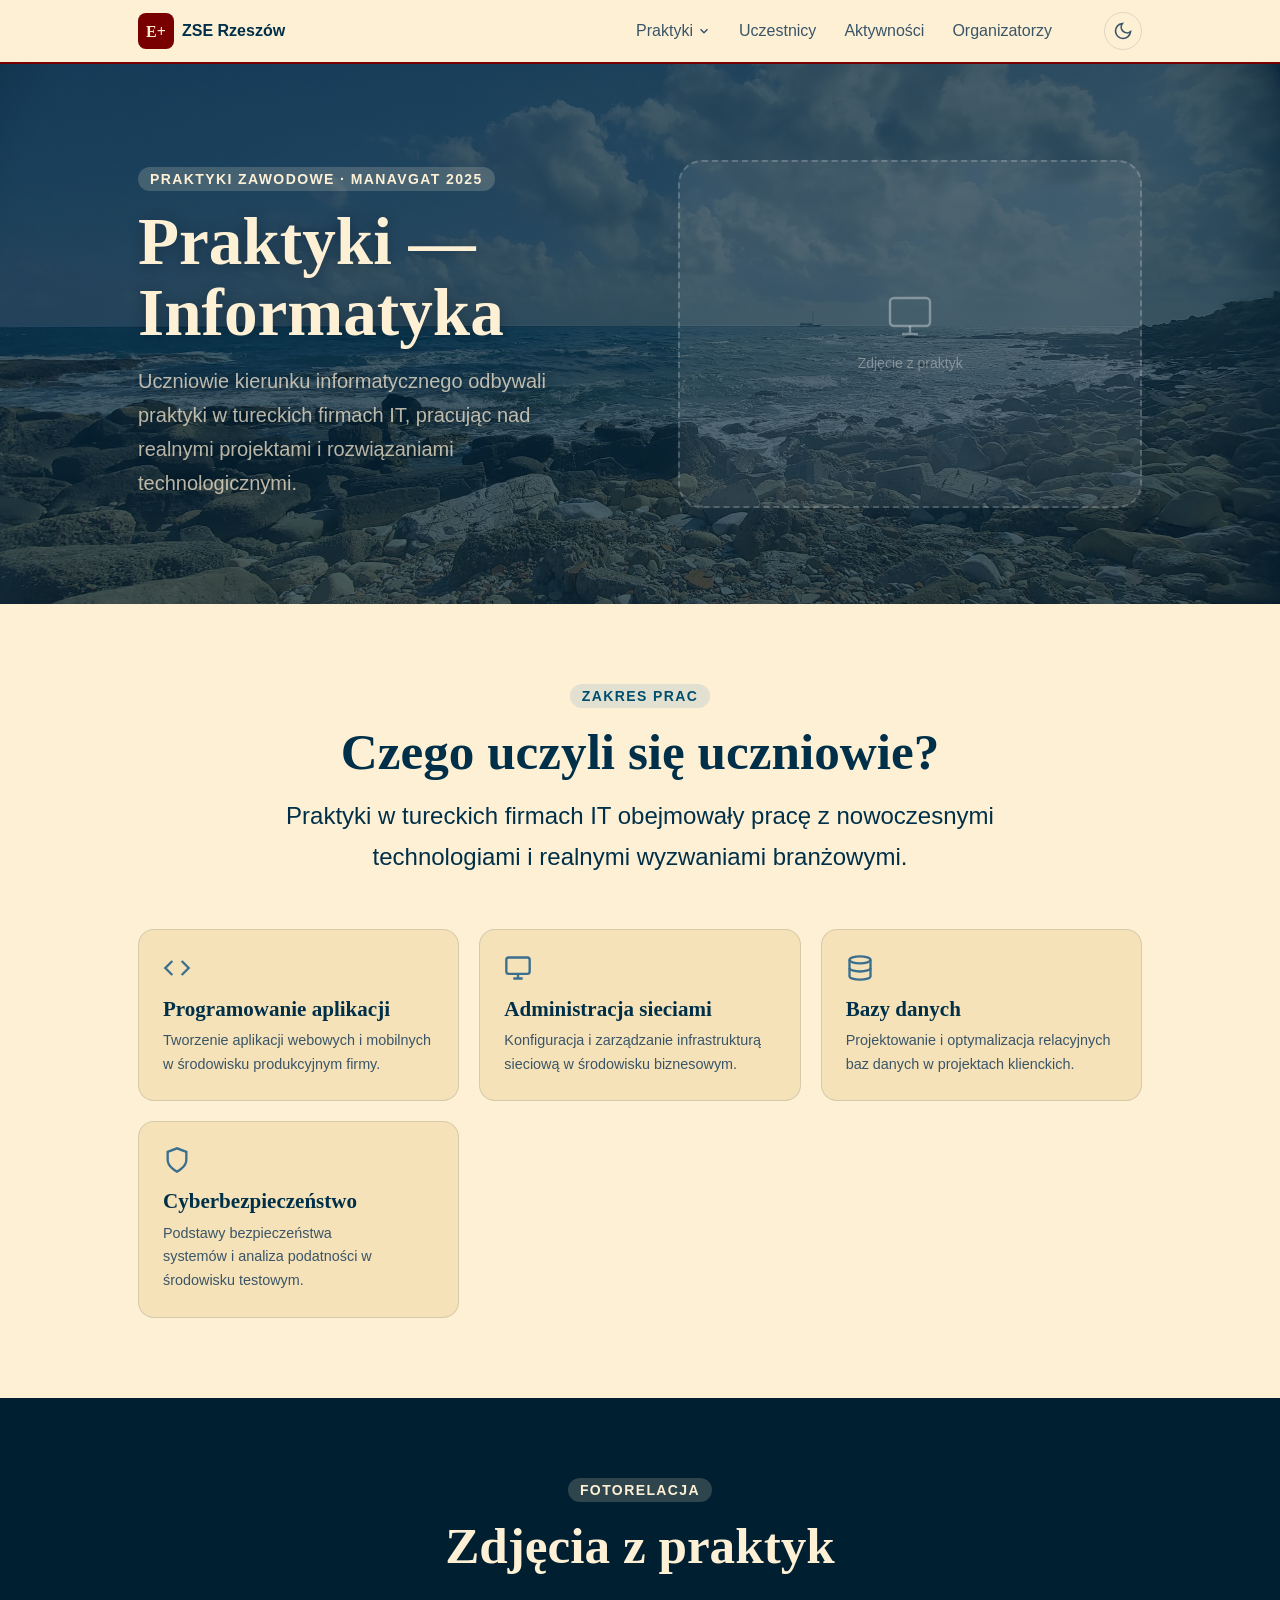
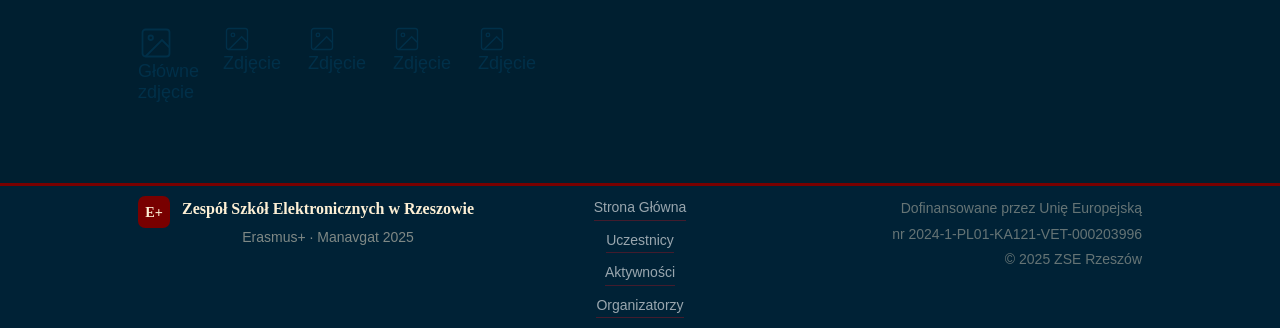
<file: automatyk.html>
<!DOCTYPE html>
<html lang="pl" data-theme="light">
<head>
  <meta charset="UTF-8"/>
  <meta name="viewport" content="width=device-width, initial-scale=1.0"/>
  <title>Praktyki — Informatyka | Erasmus+ Manavgat 2025</title>
  <link href="https://api.fontshare.com/v2/css?f[]=boska@400,500,700&f[]=satoshi@300,400,500,700&display=swap" rel="stylesheet"/>
  <link rel="stylesheet" href="css/style.css"/>
  <link rel="stylesheet" href="css/subpage.css"/>
</head>
<body>

  <header class="site-header" id="top">
    <nav class="nav-inner">
      <a href="index.html" class="nav-logo"><svg width="36" height="36" viewBox="0 0 36 36" fill="none"><rect width="36" height="36" rx="8" fill="#780000"/><text x="18" y="24" font-size="16" font-family="serif" font-weight="700" fill="#FDF0D5" text-anchor="middle">E+</text></svg><span>ZSE Rzeszów</span></a>
      <ul class="nav-links" role="list">
        <li class="has-dropdown"><button class="nav-dropdown-btn" aria-expanded="false">Praktyki <svg width="14" height="14" viewBox="0 0 24 24" fill="none" stroke="currentColor" stroke-width="2.5"><polyline points="6 9 12 15 18 9"/></svg></button>
          <ul class="dropdown-menu"><li><a href="informatyka.html" class="active">Informatyka</a></li><li><a href="elektronika.html">Elektronika</a></li><li><a href="automatyka.html">Automatyka</a></li></ul>
        </li>
        <li><a href="uczestnicy.html">Uczestnicy</a></li>
        <li><a href="aktywnosci.html">Aktywności</a></li>
        <li><a href="organizatorzy.html">Organizatorzy</a></li>
      </ul>
      <div class="nav-actions">
        <button class="theme-toggle" data-theme-toggle aria-label="Przełącz motyw"><svg width="20" height="20" viewBox="0 0 24 24" fill="none" stroke="currentColor" stroke-width="2"><circle cx="12" cy="12" r="5"/><path d="M12 1v2M12 21v2M4.22 4.22l1.42 1.42M18.36 18.36l1.42 1.42M1 12h2M21 12h2M4.22 19.78l1.42-1.42M18.36 5.64l1.42-1.42"/></svg></button>
        <button class="nav-hamburger" id="hamburger" aria-label="Otwórz menu" aria-expanded="false" aria-controls="mobile-menu"><span></span><span></span><span></span></button>
      </div>
    </nav>
    <div class="mobile-menu" id="mobile-menu" aria-hidden="true">
      <ul role="list">
        <li class="mobile-has-dropdown"><button class="mobile-dropdown-btn" aria-expanded="false">Praktyki <svg width="14" height="14" viewBox="0 0 24 24" fill="none" stroke="currentColor" stroke-width="2.5"><polyline points="6 9 12 15 18 9"/></svg></button><ul class="mobile-submenu"><li><a href="informatyka.html">Informatyka</a></li><li><a href="elektronika.html">Elektronika</a></li><li><a href="automatyka.html">Automatyka</a></li></ul></li>
        <li><a href="uczestnicy.html">Uczestnicy</a></li><li><a href="aktywnosci.html">Aktywności</a></li><li><a href="organizatorzy.html">Organizatorzy</a></li>
      </ul>
    </div>
  </header>

  <main id="main">

    <section class="page-hero page-hero--blue">
      <div class="container page-hero-inner">
        <div class="page-hero-text">
          <span class="section-tag tag-light">Praktyki zawodowe · Manavgat 2025</span>
          <!-- ZMIEŃ NA: Elektronika / Automatyka dla pozostałych plików -->
          <h1>Praktyki — <span style="color:#a8d4f0">Informatyka</span></h1>
          <p>Uczniowie kierunku informatycznego odbywali praktyki w tureckich firmach IT, pracując nad realnymi projektami i rozwiązaniami technologicznymi.</p>
        </div>
        <div class="page-hero-img">
          <div class="img-placeholder-dark" role="img" aria-label="Zdjęcie z praktyk informatycznych">
            <svg width="48" height="48" viewBox="0 0 24 24" fill="none" stroke="currentColor" stroke-width="1.2"><rect x="2" y="3" width="20" height="14" rx="2"/><path d="M8 21h8M12 17v4"/></svg>
            <p>Zdjęcie z praktyk</p>
          </div>
        </div>
      </div>
    </section>

    <section class="section-padding bg-light">
      <div class="container">
        <div class="section-header center">
          <span class="section-tag tag-blue">Zakres prac</span>
          <h2>Czego uczyli się uczniowie?</h2>
          <p class="section-lead">Praktyki w tureckich firmach IT obejmowały pracę z nowoczesnymi technologiami i realnymi wyzwaniami branżowymi.</p>
        </div>
        <div class="praktyki-grid">
          <div class="praktyki-card">
            <svg width="28" height="28" viewBox="0 0 24 24" fill="none" stroke="currentColor" stroke-width="2"><polyline points="16 18 22 12 16 6"/><polyline points="8 6 2 12 8 18"/></svg>
            <h3>Programowanie aplikacji</h3>
            <p>Tworzenie aplikacji webowych i mobilnych w środowisku produkcyjnym firmy.</p>
          </div>
          <div class="praktyki-card">
            <svg width="28" height="28" viewBox="0 0 24 24" fill="none" stroke="currentColor" stroke-width="2"><rect x="2" y="3" width="20" height="14" rx="2"/><path d="M8 21h8M12 17v4"/></svg>
            <h3>Administracja sieciami</h3>
            <p>Konfiguracja i zarządzanie infrastrukturą sieciową w środowisku biznesowym.</p>
          </div>
          <div class="praktyki-card">
            <svg width="28" height="28" viewBox="0 0 24 24" fill="none" stroke="currentColor" stroke-width="2"><ellipse cx="12" cy="5" rx="9" ry="3"/><path d="M21 12c0 1.66-4 3-9 3s-9-1.34-9-3"/><path d="M3 5v14c0 1.66 4 3 9 3s9-1.34 9-3V5"/></svg>
            <h3>Bazy danych</h3>
            <p>Projektowanie i optymalizacja relacyjnych baz danych w projektach klienckich.</p>
          </div>
          <div class="praktyki-card">
            <svg width="28" height="28" viewBox="0 0 24 24" fill="none" stroke="currentColor" stroke-width="2"><path d="M12 22s8-4 8-10V5l-8-3-8 3v7c0 6 8 10 8 10z"/></svg>
            <h3>Cyberbezpieczeństwo</h3>
            <p>Podstawy bezpieczeństwa systemów i analiza podatności w środowisku testowym.</p>
          </div>
        </div>
      </div>
    </section>

    <!-- GALERIA -->
    <section class="section-padding bg-navy">
      <div class="container">
        <div class="section-header center">
          <span class="section-tag tag-light">Fotorelacja</span>
          <h2 class="text-light">Zdjęcia z praktyk</h2>
        </div>
        <div class="gallery-grid">
          <div class="gal-item gal-large"><div class="gal-ph"><svg width="36" height="36" viewBox="0 0 24 24" fill="none" stroke="currentColor" stroke-width="1.2"><rect x="3" y="3" width="18" height="18" rx="2"/><circle cx="8.5" cy="8.5" r="1.5"/><polyline points="21 15 16 10 5 21"/></svg><span>Główne zdjęcie</span></div></div>
          <div class="gal-item"><div class="gal-ph"><svg width="28" height="28" viewBox="0 0 24 24" fill="none" stroke="currentColor" stroke-width="1.2"><rect x="3" y="3" width="18" height="18" rx="2"/><circle cx="8.5" cy="8.5" r="1.5"/><polyline points="21 15 16 10 5 21"/></svg><span>Zdjęcie</span></div></div>
          <div class="gal-item"><div class="gal-ph"><svg width="28" height="28" viewBox="0 0 24 24" fill="none" stroke="currentColor" stroke-width="1.2"><rect x="3" y="3" width="18" height="18" rx="2"/><circle cx="8.5" cy="8.5" r="1.5"/><polyline points="21 15 16 10 5 21"/></svg><span>Zdjęcie</span></div></div>
          <div class="gal-item"><div class="gal-ph"><svg width="28" height="28" viewBox="0 0 24 24" fill="none" stroke="currentColor" stroke-width="1.2"><rect x="3" y="3" width="18" height="18" rx="2"/><circle cx="8.5" cy="8.5" r="1.5"/><polyline points="21 15 16 10 5 21"/></svg><span>Zdjęcie</span></div></div>
          <div class="gal-item"><div class="gal-ph"><svg width="28" height="28" viewBox="0 0 24 24" fill="none" stroke="currentColor" stroke-width="1.2"><rect x="3" y="3" width="18" height="18" rx="2"/><circle cx="8.5" cy="8.5" r="1.5"/><polyline points="21 15 16 10 5 21"/></svg><span>Zdjęcie</span></div></div>
        </div>
      </div>
    </section>
  </main>

  <footer class="site-footer">
    <div class="container footer-inner">
      <div class="footer-brand"><svg width="32" height="32" viewBox="0 0 36 36" fill="none"><rect width="36" height="36" rx="8" fill="#780000"/><text x="18" y="24" font-size="16" font-family="serif" font-weight="700" fill="#FDF0D5" text-anchor="middle">E+</text></svg><div><strong>Zespół Szkół Elektronicznych w Rzeszowie</strong><p>Erasmus+ · Manavgat 2025</p></div></div>
      <nav class="footer-nav"><a href="index.html">Strona Główna</a><a href="uczestnicy.html">Uczestnicy</a><a href="aktywnosci.html">Aktywności</a><a href="organizatorzy.html">Organizatorzy</a></nav>
      <p class="footer-legal">Dofinansowane przez Unię Europejską<br>nr 2024-1-PL01-KA121-VET-000203996<br>© 2025 ZSE Rzeszów</p>
    </div>
  </footer>
  <script src="js/main.js"></script>
</body>
</html>
</file>
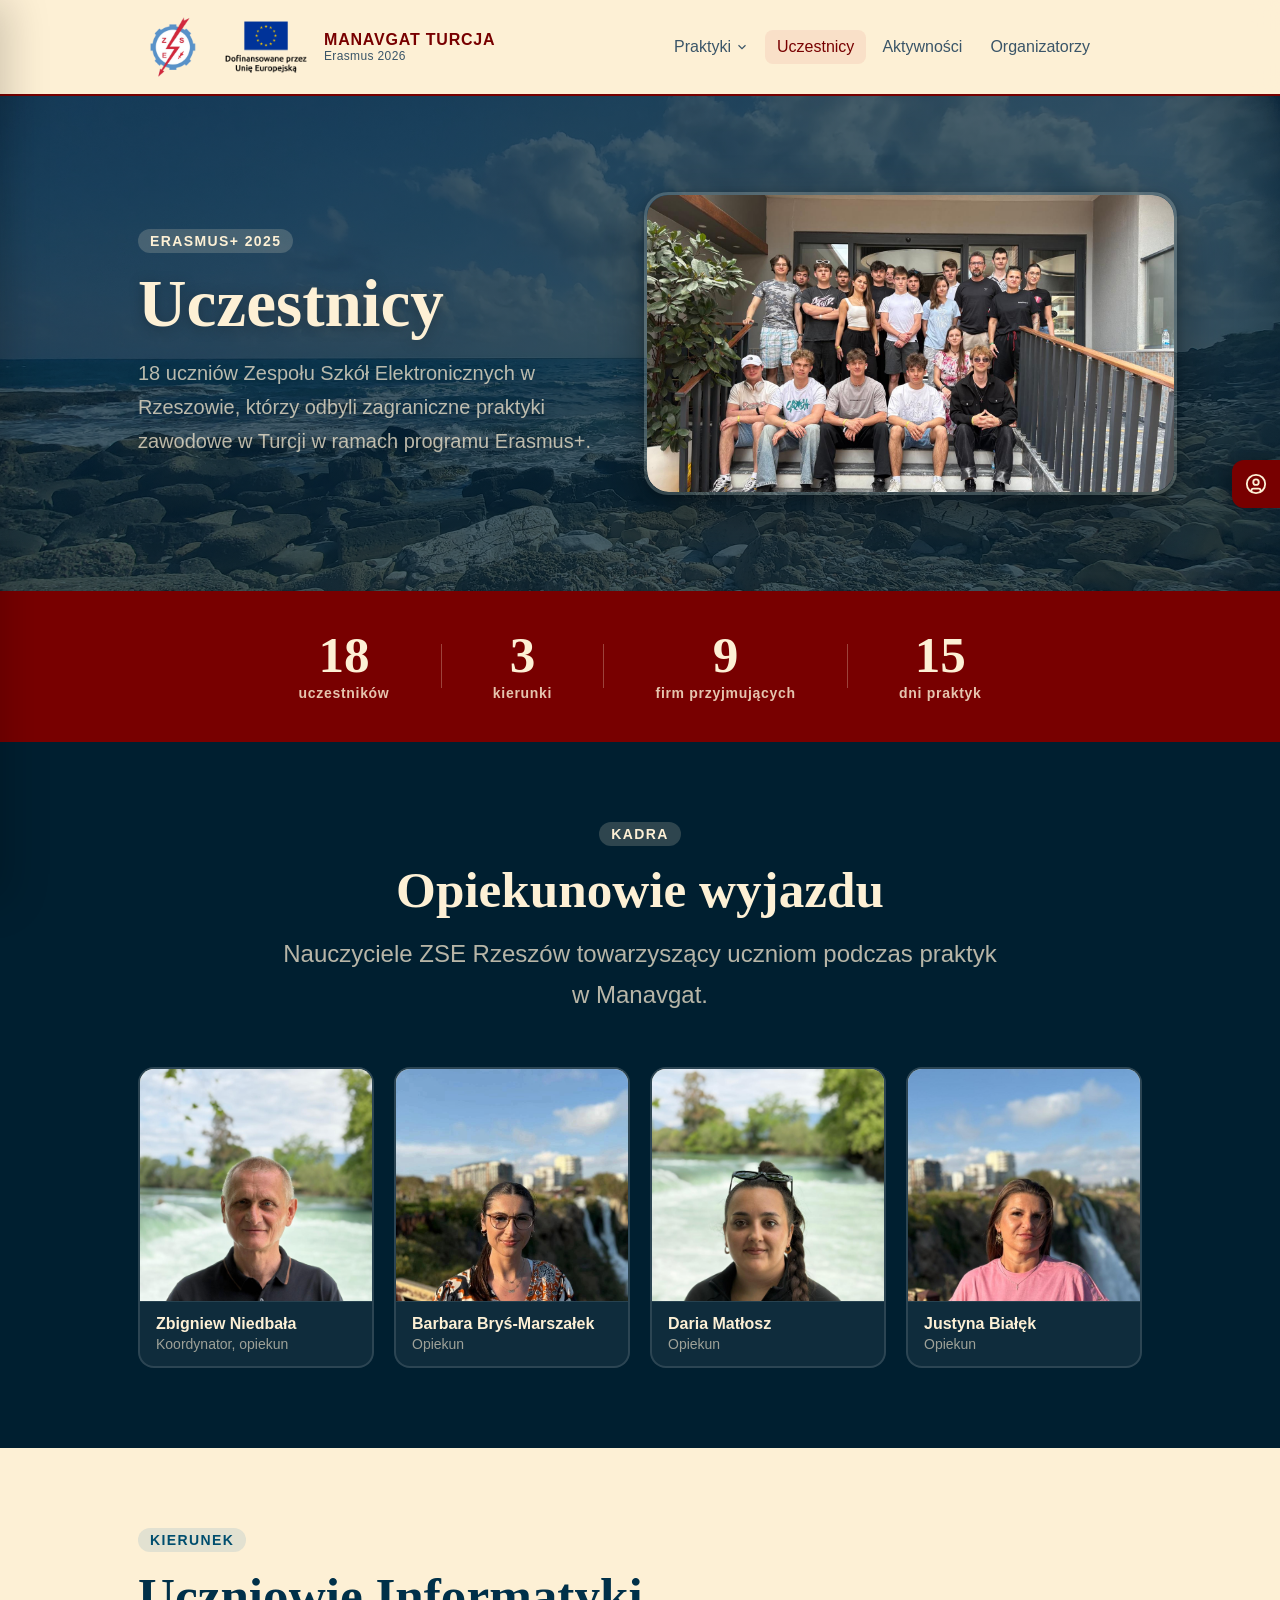
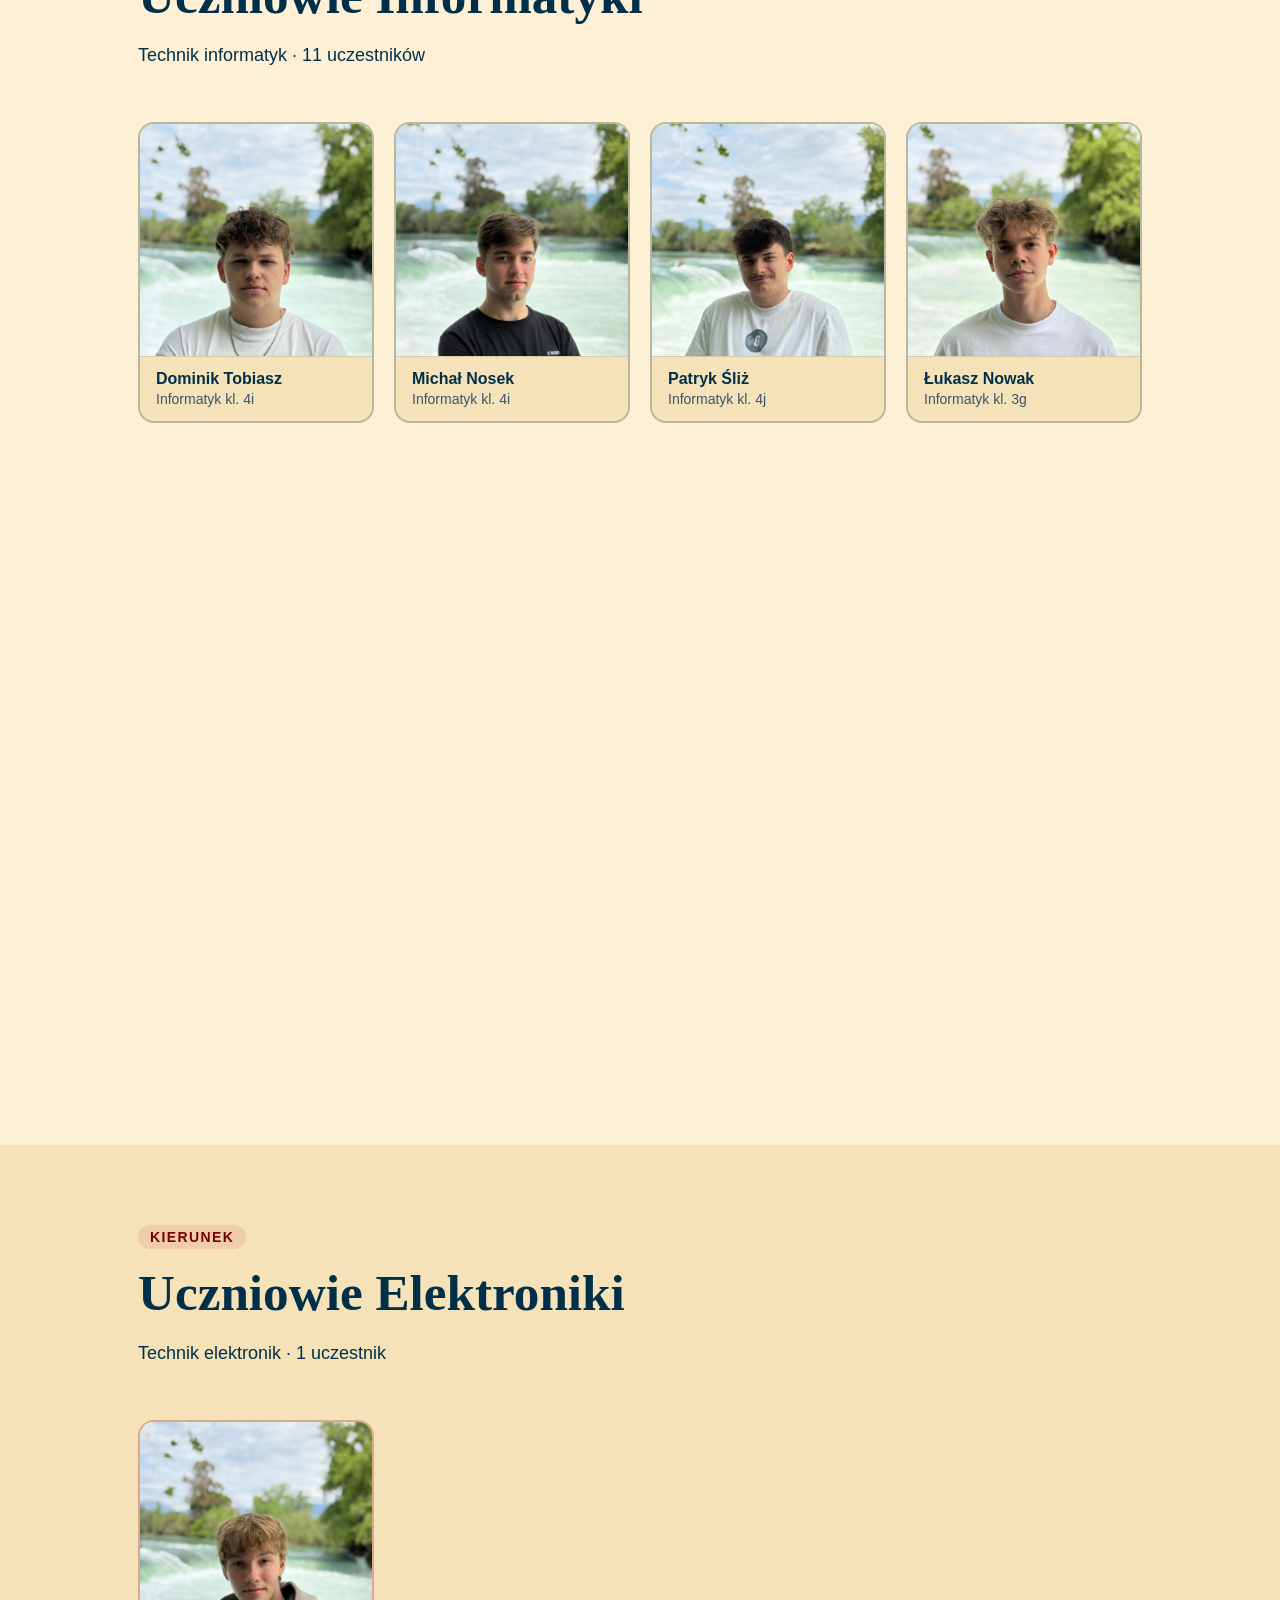
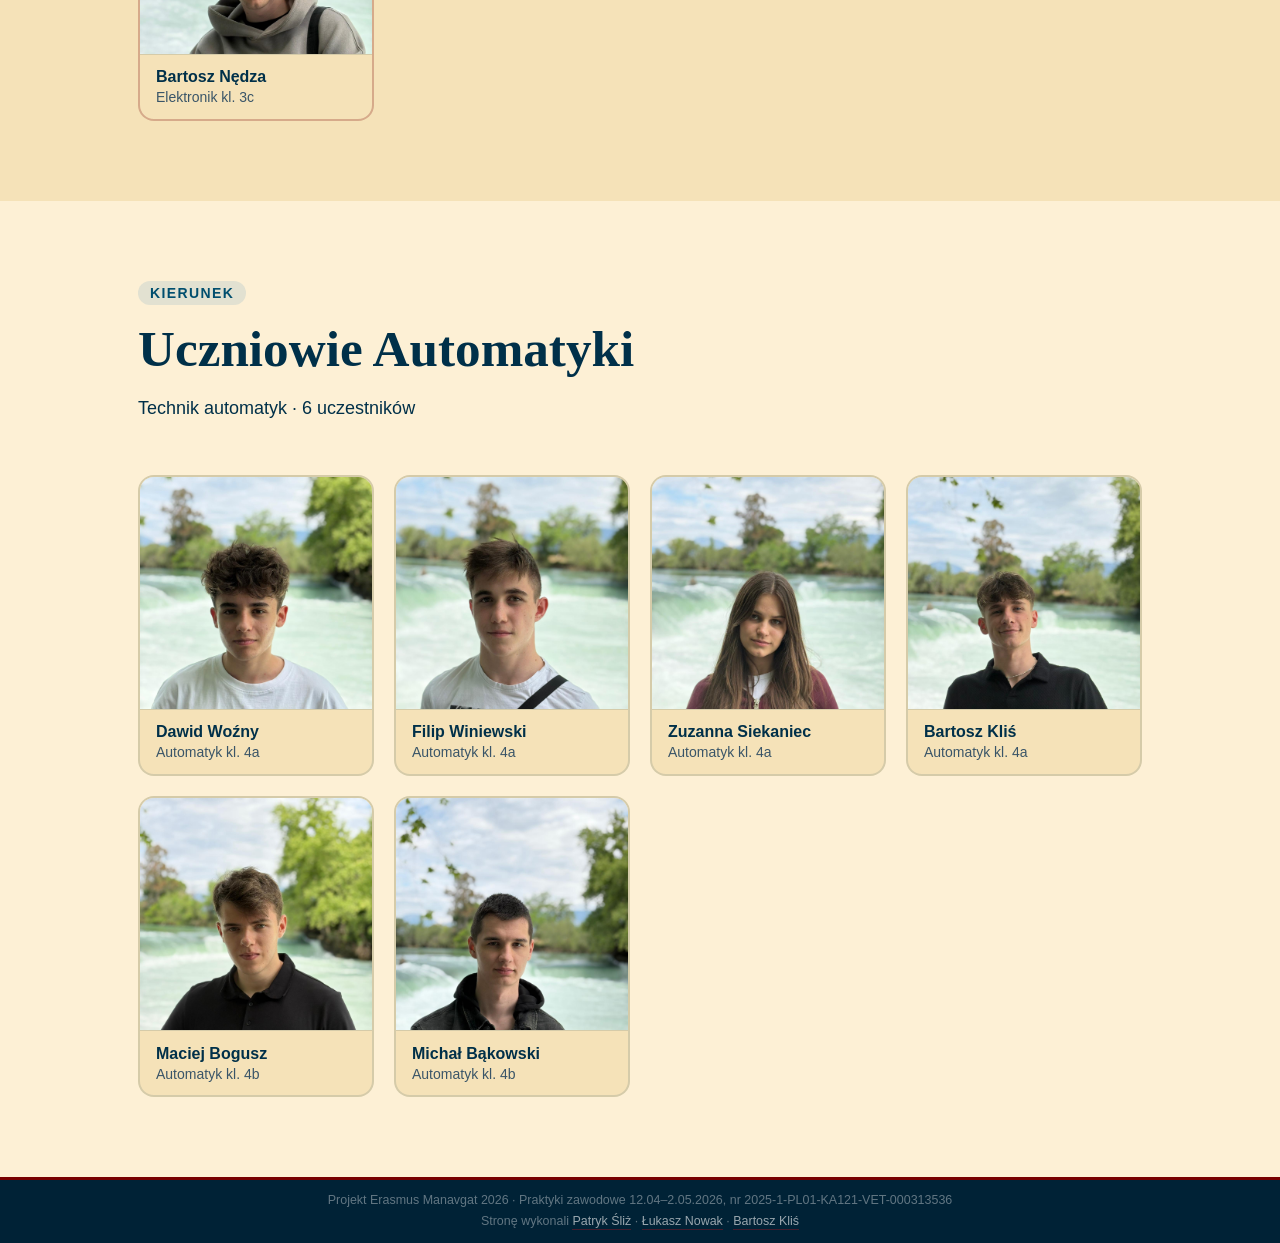
<file: uczestnicy.html>
<!DOCTYPE html>
<html lang="pl" data-theme="light">
<head>
  <meta charset="UTF-8">
  <meta name="viewport" content="width=device-width, initial-scale=1.0">
  <title>Uczestnicy Erasmus Manavgat 2026</title>
  <link href="https://api.fontshare.com/v2/css?f[]=boska@400,500,700&f[]=satoshi@300,400,500,700&display=swap" rel="stylesheet">
  <link rel="stylesheet" href="css/style.css">
  <link rel="stylesheet" href="css/subpage.css">
</head>
<body>
  <script src="js/a11y.js"></script>
<a class="skip-link" href="#main">Przejdź do treści</a>

<!-- HEADER -->
<header class="site-header" role="banner">
  <nav class="nav-inner" aria-label="Nawigacja główna">
    <a href="index.html" class="nav-logo" aria-label="Strona główna Erasmus">
      <img src="images/logo-zse.png" alt="Logo ZSE Rzeszów" width="70" height="70" style="border-radius:50%;" />
      <img src="images/logodof.png" alt="Logo Unii Europejskiej" width="100" height="70" />
      <div class="nav-logo-text"><strong>MANAVGAT TURCJA</strong><span>Erasmus 2026</span></div>
    </a>
    <ul class="nav-links" role="list">
      <li class="has-dropdown">
        <button class="nav-dropdown-btn" aria-expanded="false" aria-haspopup="true">
          Praktyki
          <svg width="14" height="14" viewBox="0 0 24 24" fill="none" stroke="currentColor" stroke-width="2" aria-hidden="true"><polyline points="6 9 12 15 18 9"></polyline></svg>
        </button>
        <ul class="dropdown-menu" role="list">
          <li><a href="informatyka.html">Informatyka</a></li>
          <li><a href="elektronika.html">Elektronika</a></li>
          <li><a href="automatyka.html">Automatyka</a></li>
        </ul>
      </li>
      <li><a href="uczestnicy.html" class="active">Uczestnicy</a></li>
      <li><a href="aktywnosci.html">Aktywności</a></li>
      <li><a href="organizatorzy.html">Organizatorzy</a></li>
    </ul>
    <div class="nav-actions">
      <button class="nav-hamburger" id="hamburger" aria-label="Otwórz menu" aria-expanded="false" aria-controls="mobile-menu">
        <span></span><span></span><span></span><span></span><span></span><span></span>
      </button>
    </div>
  </nav>
  <nav class="mobile-menu" id="mobile-menu" aria-label="Menu mobilne">
    <ul role="list">
      <li>
        <button class="mobile-dropdown-btn" aria-expanded="false">
          Praktyki
          <svg width="14" height="14" viewBox="0 0 24 24" fill="none" stroke="currentColor" stroke-width="2" aria-hidden="true"><polyline points="6 9 12 15 18 9"></polyline></svg>
        </button>
        <ul class="mobile-submenu" role="list">
          <li><a href="informatyka.html">Informatyka</a></li>
          <li><a href="elektronika.html">Elektronika</a></li>
          <li><a href="automatyka.html">Automatyka</a></li>
        </ul>
      </li>
      <li><a href="uczestnicy.html">Uczestnicy</a></li>
      <li><a href="aktywnosci.html">Aktywności</a></li>
      <li><a href="organizatorzy.html">Organizatorzy</a></li>
    </ul>
  </nav>
</header>

<main id="main">

  <!-- PAGE HERO -->
  <section class="page-hero page-hero--navy" aria-label="Nagłówek strony">
    <div class="container">
      <div class="page-hero-inner">
        <div class="page-hero-text">
          <span class="section-tag tag-light">Erasmus+ 2025</span>
          <h1>Uczestnicy</h1>
          <p>18 uczniów Zespołu Szkół Elektronicznych w Rzeszowie, którzy odbyli zagraniczne praktyki zawodowe w Turcji w ramach programu Erasmus+.</p>
        </div>
        <div class="page-hero-img">
          <div class="group-photo-wrap" style="border-radius: var(--r-2xl); overflow: hidden; box-shadow: 0 2px 8px rgba(0,0,0,0.20), 0 20px 52px rgba(0,0,0,0.38); border: 3px solid rgba(253,240,213,0.18); width: 115%; margin-left: -7.5%;">
            <img
              src="zdjecia-erasumus/osoby/grupowe.jpeg"
              alt="Zdjęcie grupowe uczestników Erasmus+ Manavgat 2025"
              class="group-photo"
              loading="eager"
              onerror="this.style.display='none'"
            />
          </div>
        </div>
      </div>
    </div>
  </section>

  <!-- STATYSTYKI -->
  <div class="stats-bar" role="region" aria-label="Statystyki projektu">
    <div class="stats-inner container">
      <div class="stat-item"><span class="stat-num" data-count="18">18</span><span class="stat-lbl">uczestników</span></div>
      <div class="stat-sep" aria-hidden="true"></div>
      <div class="stat-item"><span class="stat-num" data-count="3">3</span><span class="stat-lbl">kierunki</span></div>
      <div class="stat-sep" aria-hidden="true"></div>
      <div class="stat-item"><span class="stat-num" data-count="9">9</span><span class="stat-lbl">firm przyjmujących</span></div>
      <div class="stat-sep" aria-hidden="true"></div>
      <div class="stat-item"><span class="stat-num" data-count="18">15</span><span class="stat-lbl">dni praktyk</span></div>
    </div>
  </div>

  <!-- OPIEKUNOWIE -->
  <section class="section-padding bg-navy" aria-labelledby="nauczyciele-heading">
    <div class="container">
      <div class="section-header center reveal">
        <span class="section-tag tag-light">Kadra</span>
        <h2 id="nauczyciele-heading" style="color:#FDF0D5">Opiekunowie wyjazdu</h2>
        <p class="section-lead text-light-muted">Nauczyciele ZSE Rzeszów towarzyszący uczniom podczas praktyk w Manavgat.</p>
      </div>
      <div class="pcard-grid">
        <article class="pcard pcard--dark reveal">
          <div class="pcard-img">
            <img src="zdjecia-erasumus/osoby/niedbala.jpeg" alt="Zbigniew Niedbała" loading="lazy" onerror="this.style.display='none';this.parentElement.querySelector('.pcard-fallback').style.display='flex'">
            <div class="pcard-fallback" aria-hidden="true"><svg width="48" height="48" viewBox="0 0 24 24" fill="none" stroke="currentColor" stroke-width="1.3"><circle cx="12" cy="8" r="4"/><path d="M4 20c0-4 3.6-7 8-7s8 3 8 7"/></svg></div>
          </div>
          <div class="pcard-info"><strong>Zbigniew Niedbała</strong><span>Koordynator, opiekun</span></div>
        </article>
        <article class="pcard pcard--dark reveal">
          <div class="pcard-img">
            <img src="zdjecia-erasumus/osoby/brys.jpeg" alt="Barbara Bryś-Marszałek" loading="lazy" onerror="this.style.display='none';this.parentElement.querySelector('.pcard-fallback').style.display='flex'">
            <div class="pcard-fallback" aria-hidden="true"><svg width="48" height="48" viewBox="0 0 24 24" fill="none" stroke="currentColor" stroke-width="1.3"><circle cx="12" cy="8" r="4"/><path d="M4 20c0-4 3.6-7 8-7s8 3 8 7"/></svg></div>
          </div>
          <div class="pcard-info"><strong>Barbara Bryś-Marszałek</strong><span>Opiekun</span></div>
        </article>
        <article class="pcard pcard--dark reveal">
          <div class="pcard-img">
            <img src="zdjecia-erasumus/osoby/matlosz.jpeg" alt="Daria Matłosz" loading="lazy" onerror="this.style.display='none';this.parentElement.querySelector('.pcard-fallback').style.display='flex'">
            <div class="pcard-fallback" aria-hidden="true"><svg width="48" height="48" viewBox="0 0 24 24" fill="none" stroke="currentColor" stroke-width="1.3"><circle cx="12" cy="8" r="4"/><path d="M4 20c0-4 3.6-7 8-7s8 3 8 7"/></svg></div>
          </div>
          <div class="pcard-info"><strong>Daria Matłosz</strong><span>Opiekun</span></div>
        </article>
        <article class="pcard pcard--dark reveal">
          <div class="pcard-img">
            <img src="zdjecia-erasumus/osoby/bialek.jpeg" alt="Justyna Białęk" loading="lazy" onerror="this.style.display='none';this.parentElement.querySelector('.pcard-fallback').style.display='flex'">
            <div class="pcard-fallback" aria-hidden="true"><svg width="48" height="48" viewBox="0 0 24 24" fill="none" stroke="currentColor" stroke-width="1.3"><circle cx="12" cy="8" r="4"/><path d="M4 20c0-4 3.6-7 8-7s8 3 8 7"/></svg></div>
          </div>
          <div class="pcard-info"><strong>Justyna Białęk</strong><span>Opiekun</span></div>
        </article>
      </div>
    </div>
  </section>

  <!-- UCZNIOWIE INFORMATYKA -->
  <section class="section-padding bg-light" aria-labelledby="it-heading">
    <div class="container">
      <div class="section-header reveal">
        <span class="section-tag tag-blue">Kierunek</span>
        <h2 id="it-heading">Uczniowie Informatyki</h2>
        <p>Technik informatyk · 11 uczestników</p>
      </div>
      <div class="pcard-grid">
        <article class="pcard pcard--navy reveal"><div class="pcard-img"><img src="zdjecia-erasumus/osoby/tobiasz.jpeg" alt="Dominik Tobiasz" loading="lazy" onerror="this.style.display='none';this.parentElement.querySelector('.pcard-fallback').style.display='flex'"><div class="pcard-fallback" aria-hidden="true"><svg width="48" height="48" viewBox="0 0 24 24" fill="none" stroke="currentColor" stroke-width="1.3"><circle cx="12" cy="8" r="4"/><path d="M4 20c0-4 3.6-7 8-7s8 3 8 7"/></svg></div></div><div class="pcard-info"><strong>Dominik Tobiasz</strong><span>Informatyk kl. 4i</span></div></article>
        <article class="pcard pcard--navy reveal"><div class="pcard-img"><img src="zdjecia-erasumus/osoby/nosek.jpeg" alt="Michał Nosek" loading="lazy" onerror="this.style.display='none';this.parentElement.querySelector('.pcard-fallback').style.display='flex'"><div class="pcard-fallback" aria-hidden="true"><svg width="48" height="48" viewBox="0 0 24 24" fill="none" stroke="currentColor" stroke-width="1.3"><circle cx="12" cy="8" r="4"/><path d="M4 20c0-4 3.6-7 8-7s8 3 8 7"/></svg></div></div><div class="pcard-info"><strong>Michał Nosek</strong><span>Informatyk kl. 4i</span></div></article>
        <article class="pcard pcard--navy reveal"><div class="pcard-img"><img src="zdjecia-erasumus/osoby/sliz.jpeg" alt="Patryk Śliż" loading="lazy" onerror="this.style.display='none';this.parentElement.querySelector('.pcard-fallback').style.display='flex'"><div class="pcard-fallback" aria-hidden="true"><svg width="48" height="48" viewBox="0 0 24 24" fill="none" stroke="currentColor" stroke-width="1.3"><circle cx="12" cy="8" r="4"/><path d="M4 20c0-4 3.6-7 8-7s8 3 8 7"/></svg></div></div><div class="pcard-info"><strong>Patryk Śliż</strong><span>Informatyk kl. 4j</span></div></article>
        <article class="pcard pcard--navy reveal"><div class="pcard-img"><img src="zdjecia-erasumus/osoby/nowak.jpeg" alt="Łukasz Nowak" loading="lazy" onerror="this.style.display='none';this.parentElement.querySelector('.pcard-fallback').style.display='flex'"><div class="pcard-fallback" aria-hidden="true"><svg width="48" height="48" viewBox="0 0 24 24" fill="none" stroke="currentColor" stroke-width="1.3"><circle cx="12" cy="8" r="4"/><path d="M4 20c0-4 3.6-7 8-7s8 3 8 7"/></svg></div></div><div class="pcard-info"><strong>Łukasz Nowak</strong><span>Informatyk kl. 3g</span></div></article>
        <article class="pcard pcard--navy reveal"><div class="pcard-img"><img src="zdjecia-erasumus/osoby/turon.jpeg" alt="Emilia Turoń" loading="lazy" onerror="this.style.display='none';this.parentElement.querySelector('.pcard-fallback').style.display='flex'"><div class="pcard-fallback" aria-hidden="true"><svg width="48" height="48" viewBox="0 0 24 24" fill="none" stroke="currentColor" stroke-width="1.3"><circle cx="12" cy="8" r="4"/><path d="M4 20c0-4 3.6-7 8-7s8 3 8 7"/></svg></div></div><div class="pcard-info"><strong>Emilia Turoń</strong><span>Informatyk kl. 4h</span></div></article>
        <article class="pcard pcard--navy reveal"><div class="pcard-img"><img src="zdjecia-erasumus/osoby/starobrat.jpeg" alt="Szymon Starobrat" loading="lazy" onerror="this.style.display='none';this.parentElement.querySelector('.pcard-fallback').style.display='flex'"><div class="pcard-fallback" aria-hidden="true"><svg width="48" height="48" viewBox="0 0 24 24" fill="none" stroke="currentColor" stroke-width="1.3"><circle cx="12" cy="8" r="4"/><path d="M4 20c0-4 3.6-7 8-7s8 3 8 7"/></svg></div></div><div class="pcard-info"><strong>Szymon Starobrat</strong><span>Informatyk kl. 3k</span></div></article>
        <article class="pcard pcard--navy reveal"><div class="pcard-img"><img src="zdjecia-erasumus/osoby/dobrzanski.jpeg" alt="Maciej Dobrzański" loading="lazy" onerror="this.style.display='none';this.parentElement.querySelector('.pcard-fallback').style.display='flex'"><div class="pcard-fallback" aria-hidden="true"><svg width="48" height="48" viewBox="0 0 24 24" fill="none" stroke="currentColor" stroke-width="1.3"><circle cx="12" cy="8" r="4"/><path d="M4 20c0-4 3.6-7 8-7s8 3 8 7"/></svg></div></div><div class="pcard-info"><strong>Maciej Dobrzański</strong><span>Informatyk kl. 3h</span></div></article>
        <article class="pcard pcard--navy reveal"><div class="pcard-img"><img src="zdjecia-erasumus/osoby/orzechowski.jpeg" alt="Bartosz Orzechowski" loading="lazy" onerror="this.style.display='none';this.parentElement.querySelector('.pcard-fallback').style.display='flex'"><div class="pcard-fallback" aria-hidden="true"><svg width="48" height="48" viewBox="0 0 24 24" fill="none" stroke="currentColor" stroke-width="1.3"><circle cx="12" cy="8" r="4"/><path d="M4 20c0-4 3.6-7 8-7s8 3 8 7"/></svg></div></div><div class="pcard-info"><strong>Bartosz Orzechowski</strong><span>Informatyk kl. 3j</span></div></article>
        <article class="pcard pcard--navy reveal"><div class="pcard-img"><img src="zdjecia-erasumus/osoby/dawida.jpeg" alt="Hubert Dawida" loading="lazy" onerror="this.style.display='none';this.parentElement.querySelector('.pcard-fallback').style.display='flex'"><div class="pcard-fallback" aria-hidden="true"><svg width="48" height="48" viewBox="0 0 24 24" fill="none" stroke="currentColor" stroke-width="1.3"><circle cx="12" cy="8" r="4"/><path d="M4 20c0-4 3.6-7 8-7s8 3 8 7"/></svg></div></div><div class="pcard-info"><strong>Hubert Dawida</strong><span>Informatyk kl. 3j</span></div></article>
        <article class="pcard pcard--navy reveal"><div class="pcard-img"><img src="zdjecia-erasumus/osoby/machowska.jpeg" alt="Nicola Machowska" loading="lazy" onerror="this.style.display='none';this.parentElement.querySelector('.pcard-fallback').style.display='flex'"><div class="pcard-fallback" aria-hidden="true"><svg width="48" height="48" viewBox="0 0 24 24" fill="none" stroke="currentColor" stroke-width="1.3"><circle cx="12" cy="8" r="4"/><path d="M4 20c0-4 3.6-7 8-7s8 3 8 7"/></svg></div></div><div class="pcard-info"><strong>Nicola Machowska</strong><span>Informatyk kl. 4g</span></div></article>
        <article class="pcard pcard--navy reveal"><div class="pcard-img"><img src="zdjecia-erasumus/osoby/hamerla.jpeg" alt="Szymon Hamerla" loading="lazy" onerror="this.style.display='none';this.parentElement.querySelector('.pcard-fallback').style.display='flex'"><div class="pcard-fallback" aria-hidden="true"><svg width="48" height="48" viewBox="0 0 24 24" fill="none" stroke="currentColor" stroke-width="1.3"><circle cx="12" cy="8" r="4"/><path d="M4 20c0-4 3.6-7 8-7s8 3 8 7"/></svg></div></div><div class="pcard-info"><strong>Szymon Hamerla</strong><span>Informatyk kl. 4j</span></div></article>
      </div>
    </div>
  </section>

  <!-- UCZNIOWIE ELEKTRONIKA -->
  <section class="section-padding bg-offset" aria-labelledby="el-heading">
    <div class="container">
      <div class="section-header reveal">
        <span class="section-tag tag-red">Kierunek</span>
        <h2 id="el-heading">Uczniowie Elektroniki</h2>
        <p>Technik elektronik · 1 uczestnik</p>
      </div>
      <div class="pcard-grid">
        <article class="pcard pcard--red reveal"><div class="pcard-img"><img src="zdjecia-erasumus/osoby/nedza.jpeg" alt="Bartosz Nędza" loading="lazy" onerror="this.style.display='none';this.parentElement.querySelector('.pcard-fallback').style.display='flex'"><div class="pcard-fallback" aria-hidden="true"><svg width="48" height="48" viewBox="0 0 24 24" fill="none" stroke="currentColor" stroke-width="1.3"><circle cx="12" cy="8" r="4"/><path d="M4 20c0-4 3.6-7 8-7s8 3 8 7"/></svg></div></div><div class="pcard-info"><strong>Bartosz Nędza</strong><span>Elektronik kl. 3c</span></div></article>
      </div>
    </div>
  </section>

  <!-- UCZNIOWIE AUTOMATYKA -->
  <section class="section-padding bg-light" aria-labelledby="aut-heading">
    <div class="container">
      <div class="section-header reveal">
        <span class="section-tag tag-blue">Kierunek</span>
        <h2 id="aut-heading">Uczniowie Automatyki</h2>
        <p>Technik automatyk · 6 uczestników</p>
      </div>
      <div class="pcard-grid">
        <article class="pcard reveal"><div class="pcard-img"><img src="zdjecia-erasumus/osoby/wozny.jpeg" alt="Dawid Woźny" loading="lazy" onerror="this.style.display='none';this.parentElement.querySelector('.pcard-fallback').style.display='flex'"><div class="pcard-fallback" aria-hidden="true"><svg width="48" height="48" viewBox="0 0 24 24" fill="none" stroke="currentColor" stroke-width="1.3"><circle cx="12" cy="8" r="4"/><path d="M4 20c0-4 3.6-7 8-7s8 3 8 7"/></svg></div></div><div class="pcard-info"><strong>Dawid Woźny</strong><span>Automatyk kl. 4a</span></div></article>
        <article class="pcard reveal"><div class="pcard-img"><img src="zdjecia-erasumus/osoby/winiewski.jpeg" alt="Filip Winiewski" loading="lazy" onerror="this.style.display='none';this.parentElement.querySelector('.pcard-fallback').style.display='flex'"><div class="pcard-fallback" aria-hidden="true"><svg width="48" height="48" viewBox="0 0 24 24" fill="none" stroke="currentColor" stroke-width="1.3"><circle cx="12" cy="8" r="4"/><path d="M4 20c0-4 3.6-7 8-7s8 3 8 7"/></svg></div></div><div class="pcard-info"><strong>Filip Winiewski</strong><span>Automatyk kl. 4a</span></div></article>
        <article class="pcard reveal"><div class="pcard-img"><img src="zdjecia-erasumus/osoby/siekaniec.jpeg" alt="Zuzanna Siekaniec" loading="lazy" onerror="this.style.display='none';this.parentElement.querySelector('.pcard-fallback').style.display='flex'"><div class="pcard-fallback" aria-hidden="true"><svg width="48" height="48" viewBox="0 0 24 24" fill="none" stroke="currentColor" stroke-width="1.3"><circle cx="12" cy="8" r="4"/><path d="M4 20c0-4 3.6-7 8-7s8 3 8 7"/></svg></div></div><div class="pcard-info"><strong>Zuzanna Siekaniec</strong><span>Automatyk kl. 4a</span></div></article>
        <article class="pcard reveal"><div class="pcard-img"><img src="zdjecia-erasumus/osoby/klis.jpeg" alt="Bartosz Kliś" loading="lazy" onerror="this.style.display='none';this.parentElement.querySelector('.pcard-fallback').style.display='flex'"><div class="pcard-fallback" aria-hidden="true"><svg width="48" height="48" viewBox="0 0 24 24" fill="none" stroke="currentColor" stroke-width="1.3"><circle cx="12" cy="8" r="4"/><path d="M4 20c0-4 3.6-7 8-7s8 3 8 7"/></svg></div></div><div class="pcard-info"><strong>Bartosz Kliś</strong><span>Automatyk kl. 4a</span></div></article>
        <article class="pcard reveal"><div class="pcard-img"><img src="zdjecia-erasumus/osoby/bogusz.jpeg" alt="Maciej Bogusz" loading="lazy" onerror="this.style.display='none';this.parentElement.querySelector('.pcard-fallback').style.display='flex'"><div class="pcard-fallback" aria-hidden="true"><svg width="48" height="48" viewBox="0 0 24 24" fill="none" stroke="currentColor" stroke-width="1.3"><circle cx="12" cy="8" r="4"/><path d="M4 20c0-4 3.6-7 8-7s8 3 8 7"/></svg></div></div><div class="pcard-info"><strong>Maciej Bogusz</strong><span>Automatyk kl. 4b</span></div></article>
        <article class="pcard reveal"><div class="pcard-img"><img src="zdjecia-erasumus/osoby/bakowski.jpeg" alt="Michał Bąkowski" loading="lazy" onerror="this.style.display='none';this.parentElement.querySelector('.pcard-fallback').style.display='flex'"><div class="pcard-fallback" aria-hidden="true"><svg width="48" height="48" viewBox="0 0 24 24" fill="none" stroke="currentColor" stroke-width="1.3"><circle cx="12" cy="8" r="4"/><path d="M4 20c0-4 3.6-7 8-7s8 3 8 7"/></svg></div></div><div class="pcard-info"><strong>Michał Bąkowski</strong><span>Automatyk kl. 4b</span></div></article>
      </div>
    </div>
  </section>

</main>

<!-- FOOTER -->
<footer class="site-footer">
  <p>Projekt Erasmus Manavgat 2026 · Praktyki zawodowe 12.04–2.05.2026, nr 2025-1-PL01-KA121-VET-000313536</p>
  <p>Stronę wykonali <a href="" target="_blank" rel="noopener">Patryk Śliż</a> · <a href="" target="_blank" rel="noopener">Łukasz Nowak</a> · <a href="" target="_blank" rel="noopener">Bartosz Kliś</a></p>
</footer>

<script>
(function(){
  const ham = document.querySelector('.nav-hamburger'),
        mob = document.getElementById('mobile-menu');
  if(ham && mob) ham.addEventListener('click', () => {
    const o = ham.getAttribute('aria-expanded') === 'true';
    ham.setAttribute('aria-expanded', String(!o));
    mob.classList.toggle('is-open', !o);
  });

 



  const obs = new IntersectionObserver(entries => {
    entries.forEach(e => {
      if(e.isIntersecting){ e.target.classList.add('is-visible'); obs.unobserve(e.target); }
    });
  }, {threshold: 0.1});
  document.querySelectorAll('.reveal').forEach(el => obs.observe(el));

  const cObs = new IntersectionObserver(entries => {
    entries.forEach(e => {
      if(!e.isIntersecting) return;
      const el = e.target, target = parseInt(el.dataset.count);
      let s = 0;
      const step = Math.ceil(1200/target);
      const tmr = setInterval(() => {
        el.textContent = s;
        if(s >= target){ clearInterval(tmr); }
        s++;
      }, step);
      cObs.unobserve(el);
    });
  }, {threshold: 0.5});
  document.querySelectorAll('[data-count]').forEach(el => cObs.observe(el));
})();
</script>
<script src="js/main.js"></script>

</body>
</html>
</file>
<file: css/style.css>
/* Art direction: Erasmus+ szkolny wyjazd zawodowy
   Palette: #FDF0D5 tło, #003049 granat, #780000/#C1121F czerwień, #669BBC niebieski
   Typography: Boska (display) + Satoshi (body)
   Density: zrównoważona */

:root, [data-theme="light"] {
  --bg:           #FDF0D5;
  --bg-offset:    #F5E2B8;
  --navy:         #003049;
  --navy-dark:    #001f30;
  --red:          #780000;
  --red-hover:    #C1121F;
  --blue:         #669BBC;
  --blue-dark:    #3a6f8f;
  --blue-light:   #d4e8f5;
  --text:         #003049;
  --text-muted:   #3a5568;
  --text-faint:   #7a92a0;
  --inverse:      #FDF0D5;
  --border:       rgba(0,48,73,0.13);
  --shadow-sm:    0 1px 4px rgba(0,48,73,0.08);
  --shadow-md:    0 4px 18px rgba(0,48,73,0.11);
  --shadow-lg:    0 12px 40px rgba(0,48,73,0.15);
  --r-sm: 0.375rem; --r-md: 0.5rem; --r-lg: 0.75rem;
  --r-xl: 1rem;     --r-2xl: 1.5rem; --r-full: 9999px;
  --tr: 180ms cubic-bezier(0.16,1,0.3,1);
  --font-d: 'Boska','Georgia',serif;
  --font-b: 'Satoshi','Helvetica Neue',sans-serif;
  --content: 1100px;
  --text-xs:   clamp(0.75rem,  0.7rem  + 0.25vw, 0.875rem);
  --text-sm:   clamp(0.875rem, 0.8rem  + 0.35vw, 1rem);
  --text-base: clamp(1rem,     0.95rem + 0.25vw, 1.125rem);
  --text-lg:   clamp(1.125rem, 1rem    + 0.75vw, 1.5rem);
  --text-xl:   clamp(1.5rem,   1.2rem  + 1.25vw, 2.25rem);
  --text-2xl:  clamp(2rem,     1.2rem  + 2.5vw,  3.5rem);
  --text-3xl:  clamp(2.5rem,   1rem    + 4vw,    5rem);
  --s1:.25rem;--s2:.5rem;--s3:.75rem;--s4:1rem;--s5:1.25rem;
  --s6:1.5rem;--s8:2rem;--s10:2.5rem;--s12:3rem;--s16:4rem;--s20:5rem;
}
[data-theme="dark"] {
  --bg: #0d1a22; --bg-offset: #122030;
  --navy: #c8dce8; --navy-dark: #0a1520;
  --red: #e05050; --red-hover: #f07070;
  --blue: #5591b8; --blue-dark: #2e6080; --blue-light: #1a3a50;
  --text: #dde8ee; --text-muted: #8aaabb; --text-faint: #4a6070;
  --inverse: #0d1a22; --border: rgba(200,220,232,0.12);
  --shadow-sm: 0 1px 4px rgba(0,0,0,0.3);
  --shadow-md: 0 4px 18px rgba(0,0,0,0.4);
  --shadow-lg: 0 12px 40px rgba(0,0,0,0.5);
}
@media(prefers-color-scheme:dark){:root:not([data-theme]){
  --bg:#0d1a22;--bg-offset:#122030;--navy:#c8dce8;--navy-dark:#0a1520;
  --red:#e05050;--red-hover:#f07070;--blue:#5591b8;--blue-dark:#2e6080;
  --blue-light:#1a3a50;--text:#dde8ee;--text-muted:#8aaabb;--text-faint:#4a6070;
  --inverse:#0d1a22;--border:rgba(200,220,232,0.12);
}}

*,*::before,*::after{box-sizing:border-box;margin:0;padding:0}
html{scroll-behavior:smooth;-webkit-font-smoothing:antialiased;scroll-padding-top:68px}
body{min-height:100dvh;font-family:var(--font-b);font-size:var(--text-base);color:var(--text);background:var(--bg);transition:background .3s,color .3s}
img,svg{display:block;max-width:100%}
h1,h2,h3{font-family:var(--font-d);line-height:1.1;text-wrap:balance}
p{line-height:1.7;text-wrap:pretty}
ul[role="list"]{list-style:none}
a{color:inherit}
button{cursor:pointer;background:none;border:none}
::selection{background:rgba(102,155,188,0.25)}
:focus-visible{outline:2px solid var(--blue);outline-offset:3px;border-radius:var(--r-sm)}
@media(prefers-reduced-motion:reduce){*,*::before,*::after{animation-duration:.01ms!important;transition-duration:.01ms!important;scroll-behavior:auto!important}}

/* UTILS */
.skip-link{position:absolute;left:var(--s4);top:var(--s2);background:var(--red);color:var(--inverse);padding:var(--s2) var(--s4);border-radius:var(--r-md);font-size:var(--text-sm);font-weight:600;z-index:9999;transform:translateY(-150%);transition:transform var(--tr)}
.skip-link:focus{transform:translateY(0)}
.container{max-width:var(--content);margin-inline:auto;padding-inline:clamp(var(--s4),4vw,var(--s12))}
.section-padding{padding-block:clamp(var(--s12),7vw,var(--s20))}
.bg-light{background:var(--bg)}
.bg-offset{background:var(--bg-offset)}
.bg-navy{background:var(--navy-dark)}
.bg-blue-dark{background:#003d5c}
.center{text-align:center}
.text-light{color:#FDF0D5}
.text-light-muted{color:rgba(253,240,213,0.72)}

/* BADGES / TAGS */
.section-tag{display:inline-block;font-family:var(--font-b);font-size:var(--text-xs);font-weight:700;letter-spacing:.1em;text-transform:uppercase;padding:var(--s1) var(--s3);border-radius:var(--r-full);margin-bottom:var(--s4)}
.section-tag{background:rgba(102,155,188,0.15);color:var(--blue-dark)}
[data-theme="dark"] .section-tag{background:rgba(85,145,184,0.2);color:var(--blue)}
.tag-blue{background:rgba(102,155,188,0.18);color:#004e6e}
[data-theme="dark"] .tag-blue{color:var(--blue)}
.tag-red{background:rgba(192,18,31,0.1);color:var(--red)}
.tag-light{background:rgba(253,240,213,0.18);color:#FDF0D5}

/* BUTTONS */
.btn{display:inline-flex;align-items:center;gap:var(--s2);padding:var(--s3) var(--s6);border-radius:var(--r-full);font-family:var(--font-b);font-size:var(--text-sm);font-weight:600;text-decoration:none;border:2px solid transparent;transition:background var(--tr),color var(--tr),border-color var(--tr),box-shadow var(--tr)}
.btn-primary{background:var(--red);color:#FDF0D5;border-color:var(--red)}
.btn-primary:hover{background:var(--red-hover);border-color:var(--red-hover);box-shadow:var(--shadow-md)}
.btn-outline {
  background: transparent;
  color: #FDF0D5;
  border-color: rgba(253,240,213,0.4);
}
.btn-outline:hover {
  background: rgba(253,240,213,0.1);
  border-color: #FDF0D5;
}
/* CHIPS */
.tag-row{display:flex;flex-wrap:wrap;gap:var(--s2);margin-top:var(--s6)}
.chip{font-size:var(--text-xs);font-weight:600;padding:var(--s1) var(--s3);border-radius:var(--r-full);background:var(--bg-offset);border:1px solid var(--border);color:var(--text-muted)}
.chip-red{background:rgba(192,18,31,0.1);color:var(--red);border-color:rgba(192,18,31,0.2)}

/* NAV */
.site-header{position:sticky;top:0;z-index:100;background:color-mix(in srgb,var(--bg) 88%,transparent);backdrop-filter:blur(14px);border-bottom:2px solid var(--red)}
.nav-inner{max-width:var(--content);margin-inline:auto;padding-inline:clamp(var(--s4),4vw,var(--s12));padding-block:var(--s3);display:flex;align-items:center;gap:var(--s6)}
.nav-logo{display:flex;align-items:center;gap:var(--s3);text-decoration:none;font-weight:700;font-size:var(--text-sm);flex-shrink:0}
.nav-links{display:flex;list-style:none;gap:var(--s1);margin-left:auto}
.nav-links a{padding:var(--s2) var(--s3);border-radius:var(--r-md);font-size:var(--text-sm);font-weight:500;text-decoration:none;color:var(--text-muted);transition:color var(--tr),background var(--tr)}
.nav-links a:hover,.nav-links a.active{color:var(--red);background:rgba(192,18,31,0.07)}
.nav-actions{display:flex;align-items:center;gap:var(--s2);margin-left:var(--s4)}
.theme-toggle{width:38px;height:38px;border-radius:var(--r-full);display:flex;align-items:center;justify-content:center;border:1px solid var(--border);color:var(--text-muted);transition:background var(--tr),color var(--tr)}
.theme-toggle:hover{background:var(--bg-offset);color:var(--text)}
.nav-hamburger{display:none;flex-direction:column;gap:5px;width:40px;height:40px;padding:var(--s2);border:1px solid var(--border);border-radius:var(--r-md);transition:background var(--tr)}
.nav-hamburger span{display:block;width:100%;height:2px;background:var(--text);border-radius:2px;transition:transform .3s,opacity .3s}
.nav-hamburger[aria-expanded="true"] span:nth-child(1){transform:translateY(7px) rotate(45deg)}
.nav-hamburger[aria-expanded="true"] span:nth-child(2){opacity:0}
.nav-hamburger[aria-expanded="true"] span:nth-child(3){transform:translateY(-7px) rotate(-45deg)}
.mobile-menu{display:none;flex-direction:column;background:var(--bg);border-top:1px solid var(--border);padding:var(--s4) clamp(var(--s4),4vw,var(--s12)) var(--s6)}
.mobile-menu.is-open{display:flex}
.mobile-menu ul{list-style:none;display:flex;flex-direction:column;gap:var(--s1)}
.mobile-menu a{display:block;padding:var(--s3) var(--s4);border-radius:var(--r-md);text-decoration:none;font-size:var(--text-base);font-weight:500;color:var(--text);transition:background var(--tr)}
.mobile-menu a:hover{background:var(--bg-offset)}
@media(max-width:768px){.nav-links{display:none}.nav-hamburger{display:flex}}

/* HERO */
.hero{
  position: relative;
  overflow: hidden;
  background:
    linear-gradient(rgba(0, 31, 48, 0.70), rgba(0, 31, 48, 0.70)),
    url("../images/hero.jpg");
  background-size: cover;
  background-repeat: no-repeat;
  background-position: center 78%;
}
.hero-inner{display:grid;grid-template-columns:1fr 1fr;gap:clamp(var(--s8),6vw,var(--s20));align-items:center;padding-block:clamp(var(--s12),8vw,var(--s20))}
.hero-text .section-tag{background:rgba(253,240,213,0.12);color:#FDF0D5}
.hero-text h1{font-size:var(--text-3xl);color:#FDF0D5;margin-bottom:var(--s4)}
.accent-red{color:#ff6b6b}
.accent-blue{color:#a8d4f0}
.hero-school{font-size:var(--text-lg);color:rgba(253,240,213,0.75);margin-bottom:var(--s3)}
.hero-dates{display:flex;align-items:center;gap:var(--s2);font-size:var(--text-sm);color:rgba(253,240,213,0.6);margin-bottom:var(--s8)}
.hero-cta-group{display:flex;gap:var(--s3);flex-wrap:wrap}
.hero-img-wrap{position:relative}
.hero-img-placeholder{width:100%;aspect-ratio:4/3;background:rgba(102,155,188,0.12);border-radius:var(--r-2xl);border:2px dashed rgba(102,155,188,0.35);display:flex;flex-direction:column;align-items:center;justify-content:center;gap:var(--s3);color:rgba(253,240,213,0.4);text-align:center;padding:var(--s8)}
.hero-img-placeholder p{font-size:var(--text-sm);max-width:22ch}
@media(max-width:768px){.hero-inner{grid-template-columns:1fr}.hero-img-wrap{order:-1}}

/* STATYSTYKI */
.stats-bar{background:var(--red);padding-block:clamp(var(--s6),3vw,var(--s10))}
.stats-inner{display:flex;align-items:center;justify-content:center;gap:clamp(var(--s6),4vw,var(--s16));flex-wrap:wrap}
.stat-item{text-align:center;color:#FDF0D5}
.stat-num{display:block;font-family:var(--font-d);font-size:var(--text-2xl);font-weight:700;line-height:1;margin-bottom:2px}
.stat-lbl{font-size:var(--text-xs);font-weight:600;letter-spacing:.05em;opacity:.82}
.stat-sep{width:1px;height:44px;background:rgba(253,240,213,0.28)}
@media(max-width:560px){.stat-sep{display:none}}

/* O PROJEKCIE */
.two-col{display:grid;grid-template-columns:1fr 1fr;gap:clamp(var(--s8),6vw,var(--s20));align-items:center}
.col-text h2{font-size:var(--text-2xl);margin-bottom:var(--s6)}
.col-text p{color:var(--text-muted);margin-bottom:var(--s4)}
.col-text strong,.col-text em{color:var(--text)}
.col-img{position:relative}
.img-placeholder{width:100%;aspect-ratio:3/4;background:var(--bg-offset);border-radius:var(--r-2xl);border:2px dashed var(--border);display:flex;flex-direction:column;align-items:center;justify-content:center;gap:var(--s3);color:var(--text-faint);text-align:center;padding:var(--s8)}
.img-placeholder p{font-size:var(--text-sm);max-width:22ch}
.eu-badge{position:absolute;top:var(--s4);right:var(--s4);background:var(--bg);border:1px solid var(--border);border-radius:var(--r-lg);padding:var(--s3) var(--s4);box-shadow:var(--shadow-sm);display:flex;align-items:center;gap:var(--s2);font-size:var(--text-xs);font-weight:600;line-height:1.5}
@media(max-width:768px){.two-col{grid-template-columns:1fr}}
.about-stacked {
  display: flex;
  flex-direction: column;
  gap: 2rem;
}

.about-stacked .col-text {
  max-width: 900px;
  margin: 0 auto;
}

.about-big-photo-wrap {
  width: 100%;
  max-width: 900px;
  margin: 0 auto;
  position: relative;
}

.about-big-photo {
  width: 100%;
  display: block;
  aspect-ratio: 16 / 10;
  object-fit: cover;
  object-position: center;
  border-radius: 22px;
  box-shadow: 0 18px 40px rgba(0, 0, 0, 0.14);
  border: 6px solid rgba(255, 255, 255, 0.75);
  background: #f4f6f9;
  transition: transform 0.25s ease, box-shadow 0.25s ease;
}

.about-big-photo:hover {
  transform: scale(1.01);
  box-shadow: 0 24px 52px rgba(0, 0, 0, 0.18);
}

.about-big-photo-wrap::after {
  content: "";
  position: absolute;
  inset: auto 18px -14px 18px;
  height: 28px;
  background: rgba(0, 48, 73, 0.10);
  filter: blur(14px);
  border-radius: 999px;
  z-index: -1;
}

/* CELE PROJEKTU */
.section-header{margin-bottom:clamp(var(--s8),4vw,var(--s16))}
.section-header h2{font-size:var(--text-2xl);margin-bottom:var(--s4)}
.section-lead{font-size:var(--text-lg);max-width:60ch;margin-inline:auto;margin-top:var(--s2)}
.goals-grid{display:grid;grid-template-columns:repeat(3,1fr);gap:var(--s4)}
.goal-card{background:rgba(255,255,255,0.07);border:1px solid rgba(255,255,255,0.1);border-radius:var(--r-xl);padding:var(--s6);color:#FDF0D5;transition:background var(--tr),transform var(--tr),box-shadow var(--tr)}
.goal-card:hover{background:rgba(255,255,255,0.12);transform:translateY(-3px);box-shadow:0 8px 28px rgba(0,0,0,0.25)}
.goal-card svg{margin-bottom:var(--s4);color:var(--blue);opacity:.9}
.goal-card h3{font-size:var(--text-lg);margin-bottom:var(--s2);color:#FDF0D5}
.goal-card p{font-size:var(--text-sm);line-height:1.65;color:rgba(253,240,213,0.75)}
.goal-card strong{color:#FDF0D5}
.goal-featured{background:rgba(102,155,188,0.22);border-color:rgba(102,155,188,0.4)}
.goal-featured:hover{background:rgba(102,155,188,0.32)}
.goal-featured svg{color:#a8d4f0}
.goal-img-placeholder{background:rgba(255,255,255,0.05);border:2px dashed rgba(255,255,255,0.15);border-radius:var(--r-xl);display:flex;flex-direction:column;align-items:center;justify-content:center;gap:var(--s3);color:rgba(253,240,213,0.35);text-align:center;padding:var(--s6);font-size:var(--text-xs)}
.goal-img-placeholder p{max-width:18ch}
@media(max-width:900px){.goals-grid{grid-template-columns:1fr 1fr}}
@media(max-width:560px){.goals-grid{grid-template-columns:1fr}}

/* ETAPY */
/* ETAPY */
.stages-grid{
  display:grid;
  grid-template-columns:repeat(2, minmax(0, 1fr));
  gap:var(--s6);
  align-items:stretch;
}

.stage-card{
  background:var(--blue);
  border-radius:var(--r-xl);
  padding:var(--s6);
  position:relative;
  overflow:hidden;
  color:#fff;
  box-shadow:var(--shadow-sm);
  transition:box-shadow var(--tr),transform var(--tr);
  min-height:100%;
  display:flex;
  flex-direction:column;
}

.stage-card:hover{
  box-shadow:var(--shadow-lg);
  transform:translateY(-4px);
}

.stage-card--red{
  background:var(--red);
}

.stage-num{
  font-family:var(--font-d);
  font-size:clamp(2.8rem,5vw,4.6rem);
  font-weight:700;
  color:rgba(255,255,255,0.1);
  position:absolute;
  top:var(--s2);
  right:var(--s4);
  line-height:1;
  pointer-events:none;
  user-select:none;
}

.stage-img-ph{
  aspect-ratio:16/9;
  border-radius:var(--r-lg);
  background:rgba(255,255,255,0.13);
  border:1.5px dashed rgba(255,255,255,0.35);
  display:flex;
  flex-direction:column;
  align-items:center;
  justify-content:center;
  gap:var(--s2);
  margin-bottom:var(--s5);
  color:rgba(255,255,255,0.5);
  font-size:var(--text-xs);
  overflow:hidden;
}

.stage-photo{
  width:100%;
  height:100%;
  object-fit:cover;
  display:block;
}

.stage-card h3{
  font-size:var(--text-xl);
  margin-bottom:var(--s3);
  color:#fff;
}

.stage-card p{
  font-size:var(--text-sm);
  line-height:1.65;
  color:rgba(255,255,255,0.82);
  margin-bottom:var(--s4);
  flex-grow:1;
}

.stage-list{
  list-style:none;
  display:flex;
  flex-direction:column;
  gap:var(--s2);
  margin-top:auto;
}

.stage-list li{
  font-size:var(--text-xs);
  color:rgba(255,255,255,0.75);
  padding-left:var(--s5);
  position:relative;
}

.stage-list li::before{
  content:'✓';
  position:absolute;
  left:0;
  font-weight:700;
  color:rgba(255,255,255,0.55);
}

@media(max-width:768px){
  .stages-grid{
    grid-template-columns:1fr;
  }
}

/* =========================
   GALERIA
========================= */

.gallery-grid {
  display: grid;
  grid-template-columns: repeat(12, 1fr);
  gap: 1rem;
  margin-top: 2.5rem;
}

.gal-card {
  grid-column: span 4;
  min-height: 250px;
}

.gal-card--hero {
  grid-column: span 8;
  grid-row: span 2;
  min-height: 520px;
}

.gallery-btn {
  appearance: none;
  border: 0;
  background: transparent;
  padding: 0;
  width: 100%;
  height: 100%;
  display: block;
  position: relative;
  overflow: hidden;
  border-radius: 22px;
  cursor: pointer;
  box-shadow: 0 18px 40px rgba(0, 0, 0, 0.18);
  transition: transform 0.28s ease, box-shadow 0.28s ease;
}

.gallery-btn:hover {
  transform: translateY(-6px);
  box-shadow: 0 24px 50px rgba(0, 0, 0, 0.24);
}

.gallery-photo {
  width: 100%;
  height: 100%;
  display: block;
  object-fit: cover;
  transition: transform 0.45s ease;
}

.gallery-btn:hover .gallery-photo {
  transform: scale(1.06);
}

.gallery-btn::after {
  content: "";
  position: absolute;
  inset: 0;
  background: linear-gradient(to top, rgba(0, 0, 0, 0.18), rgba(0, 0, 0, 0.04));
  pointer-events: none;
}

@media (max-width: 992px) {
  .gal-card,
  .gal-card--hero {
    grid-column: span 6;
    min-height: 260px;
  }

  .gal-card--hero {
    grid-row: span 1;
  }
}

@media (max-width: 640px) {
  .gallery-grid {
    grid-template-columns: 1fr;
  }

  .gal-card,
  .gal-card--hero {
    grid-column: auto;
    min-height: 240px;
  }
}

/* =========================
   MODAL ZDJĘĆ
========================= */

.photo-modal {
  position: fixed;
  inset: 0;
  z-index: 9999;
  display: none;
  align-items: center;
  justify-content: center;
  padding: 1.25rem;
  background: rgba(5, 10, 18, 0.88);
  backdrop-filter: blur(8px);
}

.photo-modal.is-open {
  display: flex;
}

.photo-modal-dialog {
  position: relative;
  width: min(100%, 1200px);
  max-height: 92vh;
  display: flex;
  align-items: center;
  justify-content: center;
}

.photo-modal-figure {
  margin: 0;
  width: 100%;
  border-radius: 24px;
  overflow: visible;
  background: transparent;
  box-shadow: none;
}

.photo-modal-image {
  display: block;
  width: 100%;
  max-height: 78vh;
  object-fit: contain;
  background: transparent;
  border-radius: 18px;
  box-shadow: 0 30px 60px rgba(0, 0, 0, 0.35);
}

.photo-modal-close {
  position: absolute;
  top: -0.8rem;
  right: -0.8rem;
  width: 48px;
  height: 48px;
  border: none;
  border-radius: 999px;
  background: #ffffff;
  color: #780000;
  font-size: 1.8rem;
  font-weight: 700;
  line-height: 1;
  cursor: pointer;
  z-index: 5;
  box-shadow: 0 12px 26px rgba(0, 0, 0, 0.22);
  transition: transform 0.2s ease, background 0.2s ease;
}

.photo-modal-close:hover {
  transform: scale(1.06);
  background: #f7f7f7;
}

.photo-modal-nav {
  position: absolute;
  top: 50%;
  transform: translateY(-50%);
  width: 54px;
  height: 54px;
  border: none;
  border-radius: 999px;
  background: rgba(255, 255, 255, 0.95);
  color: #780000;
  font-size: 1.7rem;
  font-weight: 700;
  cursor: pointer;
  z-index: 4;
  display: flex;
  align-items: center;
  justify-content: center;
  box-shadow: 0 10px 24px rgba(0, 0, 0, 0.2);
  transition: transform 0.2s ease, background 0.2s ease, color 0.2s ease;
}

.photo-modal-nav:hover {
  transform: translateY(-50%) scale(1.06);
  background: #ffffff;
  color: #c1121f;
}

.photo-modal-prev {
  left: -1.3rem;
}

.photo-modal-next {
  right: -1.3rem;
}

@media (max-width: 900px) {
  .photo-modal-prev {
    left: 0.4rem;
  }

  .photo-modal-next {
    right: 0.4rem;
  }

  .photo-modal-close {
    top: 0.5rem;
    right: 0.5rem;
  }
}

@media (max-width: 640px) {
  .photo-modal {
    padding: 0.75rem;
  }

  .photo-modal-nav {
    width: 46px;
    height: 46px;
    font-size: 1.35rem;
  }

  .photo-modal-image {
    max-height: 68vh;
  }
}
/* STOPKA */
.site-footer{background:var(--navy-dark);border-top:3px solid var(--red);padding-block:clamp(var(--s8),5vw,var(--s16))}
.footer-inner{display:grid;grid-template-columns:1fr auto 1fr;align-items:start;gap:var(--s8)}
.footer-brand{display:flex;align-items:flex-start;gap:var(--s3)}
.footer-brand strong{font-family:var(--font-d);font-size:var(--text-sm);color:#FDF0D5;display:block;margin-bottom:var(--s1)}
.footer-brand p{font-size:var(--text-xs);color:rgba(253,240,213,0.5)}
.footer-nav{display:flex;flex-direction:column;align-items:center;gap:var(--s2)}
.footer-nav a{font-size:var(--text-xs);font-weight:500;color:rgba(253,240,213,0.55);text-decoration:none;transition:color var(--tr)}
.footer-nav a:hover{color:var(--blue)}
.footer-legal{font-size:var(--text-xs);color:rgba(253,240,213,0.4);text-align:right;line-height:1.8}
@media(max-width:768px){.footer-inner{grid-template-columns:1fr;text-align:center}.footer-brand{justify-content:center}.footer-legal{text-align:center}}

/* REVEAL ANIMATION */
.reveal{opacity:0;transform:translateY(20px);transition:opacity .6s ease,transform .6s ease}
.reveal.is-visible{opacity:1;transform:translateY(0)}

/* DROPDOWN NAV */
.has-dropdown { position: relative; }
.nav-dropdown-btn {
  display: flex; align-items: center; gap: 4px;
  padding: var(--s2) var(--s3); border-radius: var(--r-md);
  font-family: var(--font-b); font-size: var(--text-sm); font-weight: 500;
  color: var(--text-muted); background: none; border: none; cursor: pointer;
  line-height: 1; vertical-align: middle;
  transition: color var(--tr), background var(--tr);
}
.nav-dropdown-btn:hover, .nav-dropdown-btn[aria-expanded="true"] {
  color: var(--red); background: rgba(192,18,31,0.07);
}
.nav-dropdown-btn svg { transition: transform .25s ease; }
.nav-dropdown-btn[aria-expanded="true"] svg { transform: rotate(180deg); }
.dropdown-menu {
  position: absolute; top: calc(100% + 8px); left: 0;
  min-width: 180px; background: var(--bg);
  border: 1px solid var(--border); border-radius: var(--r-lg);
  box-shadow: var(--shadow-lg); list-style: none;
  padding: var(--s2); z-index: 200;
  opacity: 0; visibility: hidden; transform: translateY(-8px);
  transition: opacity .2s ease, transform .2s ease, visibility .2s;
}
.dropdown-menu.is-open {
  opacity: 1; visibility: visible; transform: translateY(0);
}
.dropdown-menu a {
  display: block; padding: var(--s3) var(--s4);
  border-radius: var(--r-md); font-size: var(--text-sm); font-weight: 600;
  text-decoration: none; color: var(--text);
  transition: background var(--tr), color var(--tr);
}
.dropdown-menu a:hover { background: rgba(102,155,188,0.12); color: var(--blue-dark); }

/* MOBILE DROPDOWN */
.mobile-dropdown-btn {
  display: flex; align-items: center; justify-content: space-between;
  width: 100%; padding: var(--s3) var(--s4); border-radius: var(--r-md);
  font-family: var(--font-b); font-size: var(--text-base); font-weight: 500;
  color: var(--text); background: none; border: none; cursor: pointer;
  transition: background var(--tr);
}
.mobile-dropdown-btn:hover { background: var(--bg-offset); }
.mobile-dropdown-btn svg { transition: transform .25s; }
.mobile-dropdown-btn[aria-expanded="true"] svg { transform: rotate(180deg); }

.mobile-submenu {
  list-style: none; overflow: hidden;
  max-height: 0; transition: max-height .3s ease;
  padding-left: var(--s4);
}
.mobile-submenu.is-open { max-height: 200px; }
.mobile-submenu a {
  display: block; padding: var(--s2) var(--s4);
  border-radius: var(--r-md); font-size: var(--text-sm); font-weight: 500;
  text-decoration: none; color: var(--text-muted);
  transition: color var(--tr);
}
.mobile-submenu a:hover { color: var(--red); }

.nav-links li {
  display: flex;
  align-items: center;
}
.nav-logo {
  display: flex;
  align-items: center;
  gap: 0.5rem;
  text-decoration: none;
}

.nav-logo-text {
  display: flex;
  flex-direction: column;
  line-height: 1.2;
}

.nav-logo-text strong {
  font-family: var(--font-b);
  font-size: 1rem;
  font-weight: 800;
  color: var(--red);
  letter-spacing: 0.05em;
  text-transform: uppercase;
}

.nav-logo-text span {
  font-size: 0.75rem;
  color: var(--text-muted);
  font-weight: 500;
  letter-spacing: 0.03em;
}

.group-photo-section {
  padding: 3rem 1.25rem 4rem;
  display: flex;
  justify-content: center;
}

.group-photo-wrap {
  width: min(1100px, 100%);
  text-align: center;
}

.group-photo {
  width: 100%;
  max-width: 1100px;
  display: block;
  margin: 0 auto;
  border-radius: 22px;
  box-shadow: 0 18px 40px rgba(0, 0, 0, 0.18);
  object-fit: cover;
  transition: transform 0.25s ease, box-shadow 0.25s ease;
}

.group-photo:hover {
  transform: scale(1.01);
  box-shadow: 0 22px 50px rgba(0, 0, 0, 0.22);
}

.group-photo-caption {
  margin-top: 0.9rem;
  font-size: 0.98rem;
  color: #5f6b7a;
}
.firmy-grid {
      display: grid;
      grid-template-columns: repeat(12, 1fr);
      gap: 1.5rem;
      margin-top: 2rem;
    }

    .firma-card {
      grid-column: span 12;
      background: rgba(255, 255, 255, 0.92);
      border: 1px solid rgba(120, 0, 0, 0.08);
      border-radius: 22px;
      padding: 1.6rem;
      box-shadow: 0 16px 38px rgba(22, 34, 51, 0.08);
      transition: transform 0.25s ease, box-shadow 0.25s ease;
    }

    .firma-card:hover {
      transform: translateY(-4px);
      box-shadow: 0 20px 44px rgba(22, 34, 51, 0.14);
    }

    .firma-top {
      display: flex;
      align-items: center;
      justify-content: space-between;
      gap: 1rem;
      flex-wrap: wrap;
      margin-bottom: 1rem;
    }

    .firma-top h3 {
      margin: 0;
      font-size: 1.35rem;
      color: #780000;
    }

    .firma-badge {
      display: inline-flex;
      align-items: center;
      padding: 0.45rem 0.85rem;
      border-radius: 999px;
      background: rgba(168, 212, 240, 0.22);
      color: #184e77;
      font-size: 0.88rem;
      font-weight: 700;
    }

    .firma-meta {
      display: flex;
      flex-wrap: wrap;
      gap: 0.7rem;
      margin: 0.9rem 0 1rem;
    }

    .firma-meta span {
      display: inline-block;
      padding: 0.45rem 0.72rem;
      border-radius: 12px;
      background: rgba(120, 0, 0, 0.06);
      color: #4d5562;
      font-size: 0.92rem;
    }

    .firma-card p {
      margin: 0 0 0.9rem;
      line-height: 1.75;
    }

    .kierunek-note {
      margin-top: 1rem;
      padding: 1rem 1.15rem;
      border-left: 4px solid #780000;
      background: rgba(120, 0, 0, 0.05);
      border-radius: 14px;
      line-height: 1.7;
    }

    .firma-gallery {
      margin-top: 1.25rem;
    }

    .firma-gallery-title {
      display: block;
      margin-bottom: 0.8rem;
      font-size: 0.92rem;
      font-weight: 700;
      color: #780000;
      letter-spacing: 0.02em;
    }

    .firma-gallery-grid {
      display: grid;
      grid-template-columns: repeat(3, 1fr);
      gap: 0.8rem;
    }

    .firma-photo-btn {
      appearance: none;
      border: 0;
      background: transparent;
      padding: 0;
      cursor: pointer;
      width: 100%;
      border-radius: 16px;
      overflow: hidden;
      position: relative;
      box-shadow: 0 10px 24px rgba(18, 34, 56, 0.10);
      transition: transform 0.22s ease, box-shadow 0.22s ease;
    }

    .firma-photo-btn:hover {
      transform: translateY(-3px);
      box-shadow: 0 16px 30px rgba(18, 34, 56, 0.16);
    }

    .firma-photo {
      width: 100%;
      aspect-ratio: 1 / 1;
      object-fit: cover;
      display: block;
      background: #eef3f8;
    }

    .firma-photo-overlay {
      position: absolute;
      inset: auto 0 0 0;
      padding: 0.55rem 0.7rem;
      font-size: 0.78rem;
      font-weight: 700;
      color: #fff;
      background: linear-gradient(to top, rgba(7, 18, 34, 0.72), rgba(7, 18, 34, 0));
      text-align: left;
    }

    .photo-modal {
      position: fixed;
      inset: 0;
      z-index: 9999;
      display: none;
      align-items: center;
      justify-content: center;
      padding: 2rem;
      background: rgba(7, 12, 20, 0.82);
      backdrop-filter: blur(6px);
    }

    .photo-modal.is-open {
      display: flex;
    }

    .photo-modal-dialog {
      width: min(100%, 1100px);
      max-height: 90vh;
      position: relative;
    }

    .photo-modal-close {
      position: absolute;
      top: -0.75rem;
      right: -0.75rem;
      width: 44px;
      height: 44px;
      border-radius: 50%;
      border: none;
      background: #ffffff;
      color: #780000;
      font-size: 1.5rem;
      font-weight: 700;
      cursor: pointer;
    }

    .photo-modal-figure {
      margin: 0;
      border-radius: 22px;
      overflow: hidden;
      background: #fff;
    }

    .photo-modal-image {
      display: block;
      width: 100%;
      max-height: 78vh;
      object-fit: contain;
      background: #f4f6f9;
    }

    .photo-modal-caption {
      padding: 1rem 1.2rem;
      font-size: 0.95rem;
      color: #394150;
      background: #ffffff;
    }

    @media (max-width: 768px) {
      .firma-gallery-grid {
        grid-template-columns: repeat(3, 1fr);
        gap: 0.55rem;
      }

      .photo-modal {
        padding: 1rem;
      }

      .photo-modal-close {
        top: 0.6rem;
        right: 0.6rem;
        z-index: 2;
      }
    }







.nav-actions { position: relative; display: flex; align-items: center; gap: .5rem; }

.theme-panel-btn {
  width: 38px; height: 38px; border-radius: var(--r-full);
  display: flex; align-items: center; justify-content: center;
  border: 1px solid var(--border); color: var(--text-muted);
  background: none; cursor: pointer;
  transition: background var(--tr), color var(--tr);
}
.theme-panel-btn:hover { background: var(--bg-offset); color: var(--text); }

.theme-panel {
  position: fixed; top: 0; right: 0;
  height: 100dvh; width: 280px;
  background: var(--bg);
  border-left: 1px solid var(--border);
  box-shadow: -8px 0 40px rgba(0,0,0,0.18);
  padding: 2rem 1.5rem;
  display: flex; flex-direction: column; gap: .25rem;
  transform: translateX(100%);
  transition: transform .35s cubic-bezier(0.16,1,0.3,1);
  z-index: 9999; overflow-y: auto;
}
.theme-panel.is-open { transform: translateX(0); }

.theme-panel-overlay {
  position: fixed; inset: 0;
  background: rgba(0,0,0,0.35);
  z-index: 9998;
  opacity: 0; visibility: hidden;
  transition: opacity .35s ease, visibility .35s;
}
.theme-panel-overlay.is-open { opacity: 1; visibility: visible; }

.theme-panel__title {
  font-size: var(--text-base); font-weight: 700; color: var(--text);
  margin-bottom: 1.25rem; padding-bottom: .75rem;
  border-bottom: 1px solid var(--border);
  display: flex; align-items: center; justify-content: space-between;
}
.theme-panel__close {
  width: 30px; height: 30px; border-radius: var(--r-full);
  display: flex; align-items: center; justify-content: center;
  border: 1px solid var(--border); background: none;
  color: var(--text-muted); cursor: pointer;
  transition: background var(--tr);
}
.theme-panel__close:hover { background: var(--bg-offset); }

.theme-panel__section { margin-bottom: 1.25rem; }
.theme-panel__label {
  font-size: var(--text-xs); font-weight: 600; color: var(--text-muted);
  text-transform: uppercase; letter-spacing: .06em; margin-bottom: .6rem;
}
.theme-panel__row { display: flex; gap: .5rem; }

.theme-opt {
  display: flex; flex-direction: column; align-items: center; gap: 5px;
  padding: .5rem .4rem; border-radius: var(--r-md);
  border: 1.5px solid var(--border); background: var(--bg-offset);
  color: var(--text-muted); font-size: .7rem; font-weight: 600;
  cursor: pointer; flex: 1;
  transition: border-color var(--tr), color var(--tr), background var(--tr);
}
.theme-opt:hover, .theme-opt.is-active {
  border-color: var(--red); color: var(--red);
  background: color-mix(in srgb, var(--red) 6%, var(--bg));
}
.theme-opt__preview {
  width: 32px; height: 20px; border-radius: 4px; border: 1px solid var(--border);
}
.theme-opt__preview--light  { background: #FDF0D5; }
.theme-opt__preview--dark   { background: #0d1a22; }
.theme-opt__preview--auto   { background: linear-gradient(to right, #FDF0D5 50%, #0d1a22 50%); }

.font-opt {
  flex: 1; padding: .5rem; border-radius: var(--r-md);
  border: 1.5px solid var(--border); background: var(--bg-offset);
  color: var(--text-muted); font-weight: 700; cursor: pointer;
  transition: border-color var(--tr), color var(--tr), background var(--tr);
}
.font-opt:hover, .font-opt--active {
  border-color: var(--red); color: var(--red);
  background: color-mix(in srgb, var(--red) 6%, var(--bg));
}

.contrast-opt {
  flex: 1; padding: .5rem .4rem; border-radius: var(--r-md);
  border: 1.5px solid var(--border); background: var(--bg-offset);
  color: var(--text-muted); font-size: .75rem; font-weight: 600;
  cursor: pointer; transition: border-color var(--tr), color var(--tr);
}
.contrast-opt:hover, .contrast-opt.is-active { border-color: var(--red); color: var(--red); }

.theme-panel__reset {
  width: 100%; padding: .6rem; border-radius: var(--r-md);
  border: 1px solid var(--border); background: none;
  color: var(--text-muted); font-size: var(--text-xs); font-weight: 600;
  cursor: pointer; margin-top: auto;
  transition: background var(--tr), color var(--tr);
}
.theme-panel__reset:hover { background: var(--bg-offset); color: var(--text); }

[data-contrast="high"] { --text: #000; --bg: #fff; --text-muted: #222; --border: #000; }
[data-theme="dark"][data-contrast="high"] { --text: #fff; --bg: #000; --text-muted: #ddd; --border: #fff; }
[data-font-size="small"] { font-size: 14px; }
[data-font-size="large"] { font-size: 20px; }

.site-footer {
  background-color: #002236;
  font-family: 'Inter', sans-serif;
  text-align: center;
  padding: 10px 24px;
  font-size: 0.78rem;
  line-height: 1.6;
  color: rgba(255,255,255,0.38);
}

.site-footer a {
  color: rgba(255,255,255,0.6);
  text-decoration: none;
  border-bottom: 1px solid rgba(193,18,31,0.35);
  padding-bottom: 1px;
  transition: color 0.18s;
}

.site-footer a:hover {
  color: #fff;
  border-color: #C1121F;
}



.footer-nav-col ul li a {
  color: #8bafc4; text-decoration: none;
  font-size: 0.875rem; transition: color 0.2s;
  display: inline-flex; align-items: center; gap: 6px;
}
.footer-nav-col ul li a::before {
  content: ''; width: 4px; height: 4px; border-radius: 50%;
  background: #C1121F; opacity: 0; transition: opacity 0.2s; flex-shrink: 0;
}
.footer-nav-col ul li a:hover { color: #fff; }
.footer-nav-col ul li a:hover::before { opacity: 1; }

.footer-divider {
  max-width: 1200px; margin: 0 auto; padding: 0 40px;
  border: none; border-top: 1px solid rgba(255,255,255,0.07);
}

.footer-bottom {
  max-width: 1200px; margin: 0 auto; padding: 20px 40px;
  display: flex; justify-content: space-between; align-items: center;
  gap: 24px; flex-wrap: wrap;
}

.footer-copy { color: #4e6e80; font-size: 0.78rem; }

.footer-authors { display: flex; align-items: center; gap: 6px; font-size: 0.78rem; color: #4e6e80; }
.footer-authors a { color: #8bafc4; text-decoration: none; font-weight: 500; transition: color 0.18s; }
.footer-authors a:hover { color: #fff; }
.footer-authors .sep { color: rgba(78,110,128,0.5); }

.footer-bar { background-color: #780000; padding: 6px 40px; }
.footer-bar-inner { max-width: 1200px; margin: 0 auto; text-align: center; font-size: 0.72rem; color: rgba(253,240,213,0.6); }

@media (max-width: 900px) {
  .footer-top { grid-template-columns: 1fr 1fr; }
  .footer-brand { grid-column: 1 / -1; }
}
@media (max-width: 560px) {
  .footer-top { grid-template-columns: 1fr; padding: 40px 24px; }
  .footer-bottom { flex-direction: column; align-items: flex-start; padding: 20px 24px; }
}
.hero-subpage .hero-inner-subpage {
  min-height: 540px;
  align-items: center;
}

.hero-subpage .hero-lead {
  max-width: 58ch;
  color: rgba(253, 240, 213, 0.78);
  line-height: 1.75;
  margin-top: 1rem;
}

.hero-photo-trigger {
  display: block;
  width: 100%;
  background: none;
  border: 0;
  padding: 0;
  border-radius: 1.6rem;
  overflow: hidden;
  cursor: pointer;
  box-shadow: 0 22px 50px rgba(0, 0, 0, 0.22);
}

.hero-photo {
  width: 100%;
  aspect-ratio: 4 / 3;
  object-fit: cover;
  display: block;
  transition: transform 0.3s ease;
}

.hero-photo-trigger:hover .hero-photo {
  transform: scale(1.03);
}

.learn-grid {
  display: grid;
  grid-template-columns: repeat(2, 1fr);
  gap: 1.25rem;
  max-width: 1050px;
  margin: 2.5rem auto 0;
}

.learn-card {
  background: #fff;
  border: 1px solid rgba(0, 48, 73, 0.12);
  border-radius: 1.25rem;
  padding: 1.5rem;
  box-shadow: 0 10px 28px rgba(0, 48, 73, 0.08);
  transition: transform 180ms ease, box-shadow 180ms ease;
}

.learn-card:hover {
  transform: translateY(-3px);
  box-shadow: 0 16px 34px rgba(0, 48, 73, 0.12);
}

.learn-card svg {
  color: var(--blue-dark, #3a6f8f);
  margin-bottom: 1rem;
}

.learn-card h3 {
  font-size: clamp(1.125rem, 1rem + 0.5vw, 1.4rem);
  margin-bottom: 0.65rem;
  color: var(--navy-dark, #001f30);
}

.learn-card p {
  color: var(--text-muted, #3a5568);
  line-height: 1.7;
  font-size: 0.96rem;
}

.firma-grid {
  display: grid;
  grid-template-columns: repeat(2, 1fr);
  gap: 1.5rem;
  margin-top: 2.5rem;
}

.firma-card {
  display: grid;
  grid-template-columns: 1.15fr 0.95fr;
  gap: 1.2rem;
  align-items: stretch;
  background: rgba(255, 255, 255, 0.96);
  border: 1px solid rgba(0, 48, 73, 0.12);
  border-radius: 1.5rem;
  padding: 1.25rem;
  box-shadow: 0 14px 36px rgba(0, 48, 73, 0.08);
  min-height: 100%;
  transition: transform 180ms ease, box-shadow 180ms ease;
}

.firma-card:hover {
  transform: translateY(-3px);
  box-shadow: 0 18px 42px rgba(0, 48, 73, 0.12);
}

.firma-content {
  display: flex;
  flex-direction: column;
  height: 100%;
}

.firma-head {
  display: flex;
  flex-wrap: wrap;
  align-items: flex-start;
  justify-content: space-between;
  gap: 0.8rem;
  margin-bottom: 0.85rem;
}

.firma-head h3 {
  font-size: clamp(1.2rem, 1rem + 0.6vw, 1.55rem);
  line-height: 1.2;
  color: #780000;
  margin: 0;
}

.firma-pill {
  display: inline-flex;
  align-items: center;
  justify-content: center;
  padding: 0.45rem 0.75rem;
  border-radius: 999px;
  background: rgba(193, 18, 31, 0.08);
  color: #780000;
  font-size: 0.84rem;
  font-weight: 700;
  white-space: nowrap;
}

.firma-content p {
  margin: 0 0 0.8rem 0;
  color: #000;
  line-height: 1.75;
  font-size: 0.96rem;
}

.firma-students {
  margin-top: auto !important;
  padding-top: 0.55rem;
  font-weight: 600;
  color: var(--navy-dark, #001f30);
}

.firma-photo-trigger {
  width: 100%;
  border: 0;
  padding: 0;
  background: none;
  border-radius: 1.15rem;
  overflow: hidden;
  cursor: pointer;
  box-shadow: 0 12px 28px rgba(18, 34, 56, 0.12);
}

.firma-photo {
  width: 100%;
  height: 100%;
  min-height: 280px;
  object-fit: cover;
  display: block;
  transition: transform 0.28s ease;
  background: #eef3f8;
}

.firma-photo-trigger:hover .firma-photo {
  transform: scale(1.04);
}

/* MODAL */

.photo-modal {
  position: fixed;
  inset: 0;
  z-index: 9999;
  display: none;
  align-items: center;
  justify-content: center;
  padding: 1.25rem;
  background: rgba(7, 12, 20, 0.88);
  backdrop-filter: blur(6px);
}

.photo-modal.is-open {
  display: flex;
}

.photo-modal-dialog {
  width: min(100%, 1120px);
  position: relative;
  display: flex;
  align-items: center;
  justify-content: center;
}

.photo-modal-figure {
  margin: 0;
  width: 100%;
  position: relative;
}

.photo-modal-image {
  display: block;
  width: 100%;
  max-height: 86vh;
  object-fit: contain;
  background: #fff;
  border-radius: 1.25rem;
  box-shadow: 0 24px 60px rgba(0, 0, 0, 0.32);
}

.photo-modal-close {
  position: absolute;
  top: 0.85rem;
  right: 0.85rem;
  width: 46px;
  height: 46px;
  border-radius: 50%;
  border: none;
  background: rgba(255, 255, 255, 0.96);
  color: #780000;
  font-size: 1.8rem;
  font-weight: 700;
  line-height: 1;
  cursor: pointer;
  z-index: 5;
  box-shadow: 0 10px 24px rgba(0, 0, 0, 0.22);
}

.photo-modal-nav {
  position: absolute;
  top: 50%;
  transform: translateY(-50%);
  width: 54px;
  height: 54px;
  border-radius: 50%;
  border: none;
  background: rgba(255, 255, 255, 0.94);
  color: #780000;
  font-size: 1.8rem;
  line-height: 1;
  cursor: pointer;
  z-index: 4;
  box-shadow: 0 10px 24px rgba(0, 0, 0, 0.22);
}

.photo-modal-prev {
  left: 0.85rem;
}

.photo-modal-next {
  right: 0.85rem;
}

.photo-modal-nav:hover,
.photo-modal-close:hover {
  background: #ffffff;
}

/* ACTIVE LINK W DROPDOWN */
.dropdown-menu a.active,
.mobile-submenu a.active {
  color: var(--red, #780000);
  font-weight: 700;
}

/* RESPONSYWNOŚĆ */
@media (max-width: 980px) {
  .firma-card {
    grid-template-columns: 1fr;
  }

  .firma-photo {
    min-height: 230px;
  }
}

@media (max-width: 760px) {
  .learn-grid,
  .firma-grid {
    grid-template-columns: 1fr;
  }

  .hero-subpage .hero-inner-subpage {
    min-height: auto;
  }

  .photo-modal {
    padding: 0.85rem;
  }

  .photo-modal-image {
    max-height: 80vh;
    border-radius: 1rem;
  }

  .photo-modal-close {
    top: 0.55rem;
    right: 0.55rem;
    width: 42px;
    height: 42px;
    font-size: 1.55rem;
  }

  .photo-modal-nav {
    width: 46px;
    height: 46px;
    font-size: 1.45rem;
  }

  .photo-modal-prev {
    left: 0.35rem;
  }

  .photo-modal-next {
    right: 0.35rem;
  }
}

@media (max-width: 520px) {
  .learn-card,
  .firma-card {
    border-radius: 1.1rem;
    padding: 1rem;
  }

  .firma-head h3 {
    font-size: 1.1rem;
  }

  .firma-photo {
    min-height: 210px;
  }
}
/* ================================================
   HERO — ZDJĘCIE GRUPOWE
   ================================================ */
.hero-group-photo-wrap {
  position: relative;
  border-radius: var(--r-2xl);
  overflow: hidden;
  box-shadow: 0 2px 8px rgba(0,0,0,0.20), 0 20px 52px rgba(0,0,0,0.38);
  border: 3px solid rgba(253,240,213,0.18);
  transition: box-shadow 0.35s ease, transform 0.35s ease;
}
.hero-group-photo-wrap:hover {
  transform: translateY(-4px);
  box-shadow: 0 4px 12px rgba(0,0,0,0.22), 0 28px 64px rgba(0,0,0,0.44);
}
.hero-group-photo {
  width: 100%;
  height: auto;
  display: block;
  border-radius: calc(var(--r-2xl) - 3px);
  transition: transform 0.45s ease;
}
.hero-group-photo-wrap:hover .hero-group-photo {
  transform: scale(1.04);
}
.hero-group-photo-wrap::after {
  content: '';
  position: absolute;
  inset: 0;
  background: linear-gradient(to bottom, transparent 55%, rgba(0,20,35,0.30) 100%);
  pointer-events: none;
}
.hero-group-caption {
  position: absolute;
  bottom: 1rem; left: 1rem; right: 1rem;
  z-index: 2;
  display: flex;
  align-items: center;
  gap: 0.5rem;
  font-family: var(--font-b);
  font-size: var(--text-xs);
  font-weight: 600;
  letter-spacing: 0.04em;
  color: rgba(253,240,213,0.90);
}
.hero-group-caption::before {
  content: '';
  width: 28px; height: 2px;
  background: rgba(253,240,213,0.60);
  border-radius: 2px;
  flex-shrink: 0;
}
.hero-group-fallback {
  display: none;
  width: 100%;
  aspect-ratio: 4 / 3;
  background: rgba(102,155,188,0.12);
  align-items: center;
  justify-content: center;
  flex-direction: column;
  gap: 0.75rem;
  color: rgba(253,240,213,0.4);
  text-align: center;
  padding: 2rem;
}
/* ================================================
   WCAG ACCESSIBILITY PANEL
   ================================================ */
.a11y-toggle {
  position: fixed;
  right: 0;
  top: calc(50% + 34px);
  transform: translateY(-50%);
  z-index: 9997;
  width: 48px; height: 48px;
  border-radius: var(--r-lg) 0 0 var(--r-lg);
  display: flex; align-items: center; justify-content: center;
  background: var(--red);
  color: #FDF0D5;
  border: none;
  cursor: pointer;
  box-shadow: -4px 0 18px rgba(0,0,0,0.22);
  transition: background var(--tr), width var(--tr);
}
.a11y-toggle:hover {
  background: var(--red-hover);
  width: 54px;
}

.a11y-overlay {
  position: fixed; inset: 0;
  background: rgba(0,0,0,0.35);
  z-index: 9998;
  opacity: 0; visibility: hidden;
  transition: opacity .3s ease, visibility .3s;
}
.a11y-overlay.is-open { opacity: 1; visibility: visible; }

.a11y-panel {
  position: fixed; top: 0; left: 0;
  height: 100dvh; width: 270px;
  background: var(--bg);
  border-right: 2px solid var(--red);
  box-shadow: 8px 0 40px rgba(0,0,0,0.18);
  padding: 1.5rem 1.25rem;
  display: flex; flex-direction: column; gap: 1rem;
  transform: translateX(-100%);
  transition: transform .35s cubic-bezier(0.16,1,0.3,1);
  z-index: 9999;
}
.a11y-panel.is-open { transform: translateX(0); }

.a11y-header {
  display: flex; align-items: center; gap: 0.6rem;
  font-family: var(--font-b);
  font-size: var(--text-base);
  font-weight: 700;
  color: var(--text);
  padding-bottom: 1rem;
  border-bottom: 1px solid var(--border);
}

.a11y-list {
  list-style: none;
  display: flex; flex-direction: column; gap: 0.25rem;
  flex: 1;
}

.a11y-btn {
  width: 100%;
  display: flex; align-items: center; gap: 0.75rem;
  padding: 0.65rem 0.85rem;
  border-radius: var(--r-md);
  border: none; background: none; cursor: pointer;
  font-family: var(--font-b);
  font-size: var(--text-sm);
  font-weight: 500;
  color: var(--text);
  text-align: left;
  transition: background var(--tr), color var(--tr);
}
.a11y-btn:hover { background: var(--bg-offset); color: var(--red); }
.a11y-btn.is-active {
  background: rgba(120,0,0,0.08);
  color: var(--red);
  font-weight: 700;
}
.a11y-btn--reset {
  margin-top: auto;
  color: var(--text-muted);
  border-top: 1px solid var(--border);
  border-radius: 0;
  padding-top: 0.85rem;
}
.a11y-btn--reset:hover { background: none; color: var(--red); }

/* Efekty dostępności */
/* a11y-grayscale removed */
/* a11y-negative removed */
body.a11y-high-contrast {
  --text: #000; --bg: #fff;
  --text-muted: #111; --border: #000;
}
[data-theme="dark"] body.a11y-high-contrast {
  --text: #fff; --bg: #000;
  --text-muted: #eee; --border: #fff;
}
body.a11y-underline a { text-decoration: underline !important; }
body.a11y-readable,
body.a11y-readable * { font-family: Arial, sans-serif !important; letter-spacing: 0.05em !important; }

/* MAPA */
.map-wrap {
  margin-top: 2.5rem;
  display: flex;
  flex-direction: column;
  gap: 0;
}
.map-card {
  border-radius: var(--r-2xl) var(--r-2xl) 0 0;
  overflow: hidden;
  box-shadow: 0 12px 40px rgba(0,48,73,0.12);
  border: 2px solid var(--border);
  border-bottom: none;
}
.map-info-row {
  display: flex;
  align-items: center;
  flex-wrap: wrap;
  gap: 1rem 2rem;
  background: var(--navy-dark);
  padding: 1.1rem 1.5rem;
  border-radius: 0 0 var(--r-2xl) var(--r-2xl);
  border: 2px solid var(--navy-dark);
}
.map-info-item {
  display: flex;
  align-items: center;
  gap: 0.55rem;
  font-size: var(--text-sm);
  color: rgba(253,240,213,0.82);
  flex-shrink: 0;
}
.map-info-item svg { color: var(--blue); flex-shrink: 0; }
.map-btn { margin-left: auto; flex-shrink: 0; }
@media (max-width: 640px) {
  .map-btn { margin-left: 0; width: 100%; justify-content: center; }
}
</file>
<file: css/subpage.css>
/* =============================================
   subpage.css — style wspólne dla podstron
   ============================================= */

/* PAGE HERO */
.page-hero { position: relative; overflow: hidden; }
.page-hero--blue  { background: #003d5c; }
.page-hero--red   { background: #5a0000; }
.page-hero--navy  { background: var(--navy-dark, #001f30); }

.page-hero-inner {
  display: grid; grid-template-columns: 1fr 1fr;
  gap: clamp(2rem, 6vw, 5rem); align-items: center;
  padding-block: clamp(3rem, 8vw, 6rem);
}
.page-hero-text .section-tag { margin-bottom: 1rem; }
.page-hero-text h1 {
  font-size: clamp(2.5rem, 1rem + 4vw, 5rem);
  color: #FDF0D5; margin-bottom: 1rem; line-height: 1.05;
}
.page-hero-text p {
  font-size: clamp(1rem, 0.9rem + 0.5vw, 1.25rem);
  color: rgba(253,240,213,0.72); max-width: 48ch;
}
.img-placeholder-dark {
  width: 100%; aspect-ratio: 4/3;
  background: rgba(255,255,255,0.07);
  border-radius: 1.5rem;
  border: 2px dashed rgba(255,255,255,0.2);
  display: flex; flex-direction: column; align-items: center;
  justify-content: center; gap: 0.75rem;
  color: rgba(255,255,255,0.35); text-align: center; padding: 2rem;
}
.img-placeholder-dark p { font-size: 0.875rem; max-width: 20ch; }

@media (max-width: 768px) {
  .page-hero-inner { grid-template-columns: 1fr; }
  .page-hero-img { order: -1; }
}

/* PERSON CARDS (Uczestnicy) */
.person-grid {
  display: grid;
  grid-template-columns: repeat(auto-fill, minmax(min(280px, 100%), 1fr));
  gap: 1rem;
}
.person-card {
  display: flex; align-items: center; gap: 1rem;
  background: var(--bg-offset, #F5E2B8);
  border: 1px solid var(--border, rgba(0,48,73,0.13));
  border-radius: 0.75rem; padding: 1rem 1.25rem;
  transition: box-shadow 180ms, transform 180ms;
}
.person-card:hover { box-shadow: 0 4px 18px rgba(0,48,73,0.11); transform: translateY(-2px); }
.person-card--red  { background: rgba(192,18,31,0.06); border-color: rgba(192,18,31,0.15); }
.person-card--navy { background: rgba(0,48,73,0.06); border-color: rgba(0,48,73,0.15); }
.person-avatar {
  width: 52px; height: 52px; flex-shrink: 0;
  background: var(--blue-light, #d4e8f5);
  border-radius: 50%; display: flex; align-items: center; justify-content: center;
  color: var(--blue-dark, #3a6f8f);
}
.person-card--red  .person-avatar { background: rgba(192,18,31,0.1); color: var(--red); }
.person-card--navy .person-avatar { background: rgba(0,48,73,0.1); color: var(--navy); }
.person-info { display: flex; flex-direction: column; gap: 2px; }
.person-info strong { font-size: 0.9375rem; font-weight: 700; color: var(--text); }
.person-info span { font-size: 0.8125rem; color: var(--text-muted); }

/* ACTIVITY CARDS */
.activity-grid {
  display: grid;
  grid-template-columns: repeat(3, 1fr);
  gap: 1rem;
}
.activity-card--featured { grid-column: 1 / 3; }
.activity-card {
  background: var(--bg-offset);
  border: 1px solid var(--border);
  border-radius: 1rem; overflow: hidden;
  transition: box-shadow 180ms, transform 180ms;
}
.activity-card:hover { box-shadow: 0 8px 32px rgba(0,48,73,0.12); transform: translateY(-3px); }
.activity-img-ph {
  aspect-ratio: 16/9; background: var(--blue-light, #d4e8f5);
  display: flex; flex-direction: column; align-items: center;
  justify-content: center; gap: 0.5rem;
  color: var(--blue-dark, #3a6f8f); font-size: 0.75rem;
  border-bottom: 1px solid var(--border);
}
.activity-body { padding: 1.25rem; }
.activity-tag {
  display: inline-block; font-size: 0.6875rem; font-weight: 700;
  letter-spacing: 0.08em; text-transform: uppercase;
  background: rgba(102,155,188,0.15); color: var(--blue-dark, #3a6f8f);
  padding: 2px 10px; border-radius: 9999px; margin-bottom: 0.5rem;
}
.activity-body h3 { font-size: clamp(1.125rem,1rem + 0.5vw,1.375rem); margin-bottom: 0.5rem; }
.activity-body p  { font-size: 0.9rem; color: var(--text-muted); line-height: 1.65; }

@media (max-width: 860px) { .activity-grid { grid-template-columns: 1fr 1fr; } .activity-card--featured { grid-column: 1 / 3; } }
@media (max-width: 520px) { .activity-grid { grid-template-columns: 1fr; } .activity-card--featured { grid-column: 1; } }

/* ORGANIZER CARDS */
.organizer-grid {
  display: grid;
  grid-template-columns: repeat(auto-fill, minmax(min(320px,100%), 1fr));
  gap: 1.5rem;
}
.organizer-card {
  display: flex; gap: 1.25rem; align-items: flex-start;
  background: var(--bg-offset); border: 1px solid var(--border);
  border-radius: 1rem; padding: 1.5rem;
  transition: box-shadow 180ms, transform 180ms;
}
.organizer-card:hover { box-shadow: 0 6px 24px rgba(0,48,73,0.11); transform: translateY(-2px); }
.organizer-avatar {
  width: 72px; height: 72px; flex-shrink: 0;
  background: var(--blue-light, #d4e8f5); border-radius: 50%;
  display: flex; align-items: center; justify-content: center;
  color: var(--blue-dark, #3a6f8f);
}
.organizer-info { display: flex; flex-direction: column; gap: 4px; }
.organizer-info strong { font-size: 1rem; font-weight: 700; color: var(--text); }
.organizer-role { font-size: 0.8125rem; font-weight: 600; color: var(--red); text-transform: uppercase; letter-spacing: 0.06em; }
.organizer-info p { font-size: 0.875rem; color: var(--text-muted); margin-top: 4px; line-height: 1.6; }

/* PARTNER BLOCK */
.partner-block {
  display: flex; gap: 2rem; align-items: center;
  background: rgba(255,255,255,0.06); border: 1px solid rgba(255,255,255,0.12);
  border-radius: 1.25rem; padding: 2rem;
  max-width: 860px; margin-inline: auto;
}
.partner-logo-ph {
  width: 100px; height: 100px; flex-shrink: 0;
  background: rgba(255,255,255,0.1); border-radius: 1rem;
  display: flex; align-items: center; justify-content: center;
  color: rgba(255,255,255,0.5);
}
.partner-text h3 { font-size: clamp(1.25rem,1rem+1vw,1.75rem); margin-bottom: 0.75rem; }
.partner-text p  { font-size: 0.9375rem; line-height: 1.7; }
@media (max-width: 600px) { .partner-block { flex-direction: column; } }

/* PRAKTYKI CARDS */
.praktyki-grid {
  display: grid;
  grid-template-columns: repeat(auto-fill, minmax(min(260px,100%), 1fr));
  gap: 1.25rem;
}
.praktyki-card {
  background: var(--bg-offset); border: 1px solid var(--border);
  border-radius: 1rem; padding: 1.5rem;
  transition: box-shadow 180ms, transform 180ms;
}
.praktyki-card:hover { box-shadow: 0 6px 24px rgba(0,48,73,0.12); transform: translateY(-3px); }
.praktyki-card svg { color: var(--blue-dark, #3a6f8f); margin-bottom: 1rem; }
.praktyki-card h3 { font-size: clamp(1.125rem,1rem+0.4vw,1.375rem); margin-bottom: 0.5rem; }
.praktyki-card p  { font-size: 0.9rem; color: var(--text-muted); line-height: 1.65; }

/* =============================================
   PCARD — karty uczestników (uczestnicy.html)
============================================= */
.pcard-grid {
  display: grid;
  grid-template-columns: repeat(4, 1fr);
  gap: 1.25rem;
}

.pcard {
  background: var(--bg-offset);
  border: 2px solid var(--border);
  border-radius: var(--r-xl);
  overflow: hidden;
  transition: box-shadow var(--tr), transform var(--tr), border-color var(--tr);
}
.pcard:hover {
  box-shadow: var(--shadow-lg);
  transform: translateY(-4px);
  border-color: var(--blue);
}

.pcard--navy { border-color: rgba(0,48,73,0.25); }
.pcard--navy:hover { border-color: var(--navy); }

.pcard--red { border-color: rgba(120,0,0,0.25); }
.pcard--red:hover { border-color: var(--red); }

.pcard--dark { border-color: rgba(253,240,213,0.15); }
.pcard--dark:hover { border-color: var(--blue); }

.pcard-img {
  position: relative;
  aspect-ratio: 1 / 1;
  overflow: hidden;
  background: var(--bg-offset);
}
.pcard-img img {
  width: 100%;
  height: 100%;
  object-fit: cover;
  object-position: top center;
  transition: transform .4s ease;
}
.pcard:hover .pcard-img img {
  transform: scale(1.04);
}
.pcard-fallback {
  display: none;
  width: 100%;
  height: 100%;
  align-items: center;
  justify-content: center;
  color: var(--text-faint);
  background: var(--bg-offset);
}

.pcard-info {
  padding: 0.85rem 1rem;
  display: flex;
  flex-direction: column;
  gap: 3px;
  border-top: 1px solid var(--border);
}
.pcard-info strong {
  font-size: var(--text-sm);
  font-weight: 700;
  color: var(--text);
}
.pcard-info span {
  font-size: var(--text-xs);
  color: var(--text-muted);
}

/* Ciemne tło (sekcja opiekunów) */
.bg-navy .pcard { background: rgba(255,255,255,0.06); border-color: rgba(255,255,255,0.12); }
.bg-navy .pcard:hover { border-color: var(--blue); background: rgba(255,255,255,0.1); }
.bg-navy .pcard-info { border-top-color: rgba(255,255,255,0.1); }
.bg-navy .pcard-info strong { color: #FDF0D5; }
.bg-navy .pcard-info span { color: rgba(253,240,213,0.6); }
.bg-navy .pcard-fallback { background: rgba(255,255,255,0.05); color: rgba(253,240,213,0.3); }

/* Responsywność */
@media (max-width: 900px) {
  .pcard-grid { grid-template-columns: repeat(3, 1fr); }
}
@media (max-width: 600px) {
  .pcard-grid { grid-template-columns: repeat(2, 1fr); }
}
@media (max-width: 380px) {
  .pcard-grid { grid-template-columns: 1fr; }
}
/* === GALERIE ZDJĘĆ W KARTACH FIRM === */

.firma-gallery {
  margin-top: 1.2rem;
}

.firma-gallery-title {
  display: block;
  margin-bottom: 0.75rem;
  font-size: 0.92rem;
  font-weight: 700;
  color: #780000;
  letter-spacing: 0.02em;
}

.firma-gallery-grid {
  display: grid;
  grid-template-columns: repeat(3, 1fr);
  gap: 0.75rem;
}

.firma-photo-btn {
  appearance: none;
  border: 0;
  background: transparent;
  padding: 0;
  cursor: pointer;
  width: 100%;
  border-radius: 16px;
  overflow: hidden;
  position: relative;
  box-shadow: 0 10px 24px rgba(18, 34, 56, 0.10);
  transition: transform 0.22s ease, box-shadow 0.22s ease;
}

.firma-photo-btn:hover {
  transform: translateY(-3px);
  box-shadow: 0 16px 30px rgba(18, 34, 56, 0.16);
}

.firma-photo-btn:focus-visible {
  outline: 3px solid rgba(120, 0, 0, 0.28);
  outline-offset: 3px;
}

.firma-photo {
  width: 100%;
  aspect-ratio: 1 / 1;
  object-fit: cover;
  display: block;
  background: #eef3f8;
}

.firma-photo-placeholder {
  width: 100%;
  aspect-ratio: 1 / 1;
  border-radius: 16px;
  background:
    linear-gradient(135deg, rgba(168, 212, 240, 0.35), rgba(120, 0, 0, 0.08)),
    #f5f7fb;
  border: 1px dashed rgba(120, 0, 0, 0.18);
  display: flex;
  align-items: center;
  justify-content: center;
  padding: 0.8rem;
  text-align: center;
  color: #5f6875;
  font-size: 0.88rem;
  line-height: 1.45;
}

.firma-photo-overlay {
  position: absolute;
  inset: auto 0 0 0;
  padding: 0.55rem 0.7rem;
  font-size: 0.78rem;
  font-weight: 700;
  color: #fff;
  background: linear-gradient(to top, rgba(7, 18, 34, 0.72), rgba(7, 18, 34, 0));
  text-align: left;
}

/* === MODAL ZDJĘĆ === */

.photo-modal {
  position: fixed;
  inset: 0;
  z-index: 9999;
  display: none;
  align-items: center;
  justify-content: center;
  padding: 2rem;
  background: rgba(7, 12, 20, 0.82);
  backdrop-filter: blur(6px);
}

.photo-modal.is-open {
  display: flex;
}

.photo-modal-dialog {
  width: min(100%, 1100px);
  max-height: 90vh;
  position: relative;
}

.photo-modal-close {
  position: absolute;
  top: -0.75rem;
  right: -0.75rem;
  width: 44px;
  height: 44px;
  border-radius: 50%;
  border: none;
  background: #ffffff;
  color: #780000;
  font-size: 1.5rem;
  font-weight: 700;
  box-shadow: 0 12px 28px rgba(0, 0, 0, 0.18);
  cursor: pointer;
}

.photo-modal-figure {
  margin: 0;
  border-radius: 22px;
  overflow: hidden;
  background: #fff;
  box-shadow: 0 22px 60px rgba(0, 0, 0, 0.28);
}

.photo-modal-image {
  display: block;
  width: 100%;
  max-height: 78vh;
  object-fit: contain;
  background: #f4f6f9;
}

.photo-modal-caption {
  padding: 1rem 1.2rem;
  font-size: 0.95rem;
  color: #394150;
  background: #ffffff;
}

@media (max-width: 768px) {
  .firma-gallery-grid {
    grid-template-columns: repeat(3, 1fr);
    gap: 0.55rem;
  }

  .photo-modal {
    padding: 1rem;
  }

  .photo-modal-close {
    top: 0.6rem;
    right: 0.6rem;
    z-index: 2;
  }

  .photo-modal-figure {
    border-radius: 16px;
  }

  .photo-modal-caption {
    font-size: 0.9rem;
  }
}
/* =========================
   ORGANIZATORZY - NOWY UKŁAD
========================= */

.org-hero-layout {
  grid-template-columns: 1.08fr 0.92fr;
}

.org-lead {
  max-width: 60ch;
}

.org-hero-panel {
  background: rgba(255, 255, 255, 0.08);
  border: 1px solid rgba(255, 255, 255, 0.14);
  border-radius: var(--r-2xl);
  padding: clamp(var(--s6), 4vw, var(--s10));
  box-shadow: 0 22px 48px rgba(0, 0, 0, 0.18);
  backdrop-filter: blur(8px);
}

.org-mini-label {
  display: inline-block;
  margin-bottom: var(--s3);
  font-size: var(--text-xs);
  font-weight: 700;
  letter-spacing: 0.1em;
  text-transform: uppercase;
  color: rgba(253, 240, 213, 0.72);
}

.org-hero-panel h2 {
  margin: 0;
  color: #FDF0D5;
  font-size: clamp(1.4rem, 1rem + 1vw, 2rem);
  line-height: 1.15;
}

.org-hero-points {
  display: grid;
  gap: var(--s4);
  margin-top: var(--s6);
}

.org-hero-point {
  display: flex;
  align-items: flex-start;
  gap: var(--s3);
  padding: var(--s4);
  border-radius: var(--r-lg);
  background: rgba(253, 240, 213, 0.06);
  border: 1px solid rgba(253, 240, 213, 0.10);
}

.org-dot {
  width: 12px;
  height: 12px;
  border-radius: 50%;
  background: #ff6b6b;
  flex-shrink: 0;
  margin-top: 0.42rem;
}

.org-hero-point strong {
  display: block;
  margin-bottom: 0.2rem;
  color: #FDF0D5;
  font-size: var(--text-sm);
}

.org-hero-point p {
  margin: 0;
  color: rgba(253, 240, 213, 0.8);
}

.org-section-head {
  max-width: 760px;
  margin-inline: auto;
  margin-bottom: clamp(var(--s8), 4vw, var(--s12));
}

.org-section-head h2 {
  font-size: clamp(2rem, 1.2rem + 2vw, 3rem);
  margin-bottom: var(--s4);
}

.org-section-head p {
  color: var(--text-muted);
  margin-inline: auto;
}

.org-coordinator-grid {
  max-width: 920px;
  margin-inline: auto;
}

.org-coordinator-card {
  align-items: center;
  min-height: 180px;
}

.org-avatar-red {
  background: rgba(192, 18, 31, 0.12);
  color: var(--red);
  font-weight: 800;
  font-size: 1.05rem;
}

.org-avatar-blue {
  background: rgba(102, 155, 188, 0.18);
  color: var(--blue-dark);
  font-weight: 800;
  font-size: 1.05rem;
}

.org-school-grid {
  align-items: stretch;
}

.org-school-card {
  gap: var(--s5);
  padding: clamp(var(--s6), 3vw, var(--s8));
  border-radius: 1.25rem;
  background: linear-gradient(180deg, rgba(255,255,255,0.45), rgba(255,255,255,0.2));
}

[data-theme="dark"] .org-school-card {
  background: linear-gradient(180deg, rgba(255,255,255,0.05), rgba(255,255,255,0.03));
}

.org-school-badge {
  width: 84px;
  height: 84px;
  flex-shrink: 0;
  border-radius: 24px;
  display: flex;
  align-items: center;
  justify-content: center;
  background: linear-gradient(135deg, rgba(102,155,188,0.24), rgba(255,255,255,0.9));
  color: var(--navy-dark);
  border: 1px solid var(--border);
  box-shadow: var(--shadow-sm);
  font-weight: 800;
  font-size: 1.15rem;
  letter-spacing: 0.08em;
}

.org-school-badge--alt {
  background: linear-gradient(135deg, rgba(192,18,31,0.15), rgba(255,255,255,0.92));
}

[data-theme="dark"] .org-school-badge {
  color: #fff;
  background: linear-gradient(135deg, rgba(85,145,184,0.25), rgba(255,255,255,0.06));
}

[data-theme="dark"] .org-school-badge--alt {
  background: linear-gradient(135deg, rgba(224,80,80,0.25), rgba(255,255,255,0.05));
}

.org-school-info {
  width: 100%;
  gap: var(--s3);
}

.org-school-info h3 {
  margin: 0;
  font-family: var(--font-b);
  font-size: clamp(1.25rem, 1rem + 0.8vw, 1.8rem);
  line-height: 1.25;
  color: var(--navy-dark);
}

[data-theme="dark"] .org-school-info h3 {
  color: var(--text);
}

.org-school-info p {
  margin: 0;
  color: var(--text-muted);
  font-size: 0.98rem;
}

.org-meta {
  display: flex;
  flex-wrap: wrap;
  gap: var(--s2);
  margin-top: var(--s3);
}

@media (max-width: 860px) {
  .org-hero-layout {
    grid-template-columns: 1fr;
  }

  .org-hero-panel {
    margin-top: var(--s2);
  }
}

@media (max-width: 640px) {
  .org-coordinator-card,
  .org-school-card {
    flex-direction: column;
    text-align: center;
  }

  .org-meta {
    justify-content: center;
  }

  .org-school-badge {
    margin-inline: auto;
  }
}
/* =========================
   ORGANIZATORZY - HERO + LOGO UE
========================= */

.org-hero-layout {
  grid-template-columns: 1.1fr 0.9fr;
}

.org-lead {
  max-width: 60ch;
}

.org-hero-side {
  display: flex;
  justify-content: flex-end;
}

.org-eu-card {
  width: min(100%, 360px);
  background: rgba(255, 255, 255, 0.08);
  border: 1px solid rgba(255, 255, 255, 0.14);
  border-radius: 1.5rem;
  padding: clamp(1.25rem, 3vw, 2rem);
  box-shadow: 0 18px 42px rgba(0, 0, 0, 0.18);
  backdrop-filter: blur(8px);
}

.org-eu-label {
  display: inline-block;
  margin-bottom: 0.8rem;
  font-size: 0.72rem;
  font-weight: 700;
  letter-spacing: 0.12em;
  text-transform: uppercase;
  color: rgba(253, 240, 213, 0.72);
}

.org-eu-logo-box {
  display: flex;
  align-items: center;
  justify-content: center;
  min-height: 150px;
  border-radius: 1rem;
  padding: 1rem;
  background: rgba(253, 240, 213, 0.08);
  border: 1px dashed rgba(253, 240, 213, 0.22);
}

.org-eu-logo-box img {
  max-width: 100%;
  max-height: 90px;
  object-fit: contain;
}

.org-eu-card p {
  margin-top: 1rem;
  color: rgba(253, 240, 213, 0.78);
  font-size: 0.95rem;
  line-height: 1.65;
}

.org-section-head {
  max-width: 760px;
  margin-inline: auto;
  margin-bottom: clamp(var(--s8), 4vw, var(--s12));
}

.org-section-head h2 {
  font-size: clamp(2rem, 1.2rem + 2vw, 3rem);
  margin-bottom: var(--s4);
}

.org-section-head p {
  color: var(--text-muted);
  margin-inline: auto;
}

.org-coordinator-grid {
  max-width: 920px;
  margin-inline: auto;
}

.org-coordinator-card {
  align-items: center;
  min-height: 180px;
}

.org-avatar-red {
  background: rgba(192, 18, 31, 0.12);
  color: var(--red);
  font-weight: 800;
  font-size: 1.05rem;
}

.org-avatar-blue {
  background: rgba(102, 155, 188, 0.18);
  color: var(--blue-dark);
  font-weight: 800;
  font-size: 1.05rem;
}

.org-school-grid {
  align-items: stretch;
}

.org-school-card {
  gap: var(--s5);
  padding: clamp(var(--s6), 3vw, var(--s8));
  border-radius: 1.25rem;
  background: linear-gradient(180deg, rgba(255,255,255,0.45), rgba(255,255,255,0.2));
}

[data-theme="dark"] .org-school-card {
  background: linear-gradient(180deg, rgba(255,255,255,0.05), rgba(255,255,255,0.03));
}

.org-school-badge {
  width: 84px;
  height: 84px;
  flex-shrink: 0;
  border-radius: 24px;
  display: flex;
  align-items: center;
  justify-content: center;
  background: linear-gradient(135deg, rgba(102,155,188,0.24), rgba(255,255,255,0.9));
  color: var(--navy-dark);
  border: 1px solid var(--border);
  box-shadow: var(--shadow-sm);
  font-weight: 800;
  font-size: 1.15rem;
  letter-spacing: 0.08em;
}

.org-school-badge--alt {
  background: linear-gradient(135deg, rgba(192,18,31,0.15), rgba(255,255,255,0.92));
}

[data-theme="dark"] .org-school-badge {
  color: #fff;
  background: linear-gradient(135deg, rgba(85,145,184,0.25), rgba(255,255,255,0.06));
}

[data-theme="dark"] .org-school-badge--alt {
  background: linear-gradient(135deg, rgba(224,80,80,0.25), rgba(255,255,255,0.05));
}

.org-school-info {
  width: 100%;
  gap: var(--s3);
}

.org-school-info h3 {
  margin: 0;
  font-family: var(--font-b);
  font-size: clamp(1.25rem, 1rem + 0.8vw, 1.8rem);
  line-height: 1.25;
  color: var(--navy-dark);
}

[data-theme="dark"] .org-school-info h3 {
  color: var(--text);
}

.org-school-info p {
  margin: 0;
  color: var(--text-muted);
  font-size: 0.98rem;
}

.org-meta {
  display: flex;
  flex-wrap: wrap;
  gap: var(--s2);
  margin-top: var(--s3);
}

@media (max-width: 860px) {
  .org-hero-layout {
    grid-template-columns: 1fr;
  }

  .org-hero-side {
    justify-content: flex-start;
    margin-top: var(--s4);
  }
}

@media (max-width: 640px) {
  .org-coordinator-card,
  .org-school-card {
    flex-direction: column;
    text-align: center;
  }

  .org-meta {
    justify-content: center;
  }

  .org-school-badge {
    margin-inline: auto;
  }

  .org-eu-card {
    width: 100%;
  }
}/* =========================
   ORGANIZATORZY - FINAL
========================= */

.org-hero-layout {
  grid-template-columns: 1.1fr 0.9fr;
}

.org-lead {
  max-width: 60ch;
}

.org-hero-side {
  display: flex;
  justify-content: flex-end;
  align-items: center;
}

.org-eu-logo-only {
  display: flex;
  align-items: center;
  justify-content: center;
  width: min(100%, 420px);
}

.org-eu-logo-only img {
  width: 100%;
  max-width: 320px;
  height: auto;
  object-fit: contain;
  display: block;
}

.org-section-head {
  max-width: 760px;
  margin-inline: auto;
  margin-bottom: clamp(var(--s8), 4vw, var(--s12));
}

.org-section-head h2 {
  font-size: clamp(2rem, 1.2rem + 2vw, 3rem);
  margin-bottom: var(--s4);
}

.org-section-head p {
  color: var(--text-muted);
  margin-inline: auto;
}

.org-coordinator-grid {
  max-width: 920px;
  margin-inline: auto;
}

.org-coordinator-card {
  align-items: center;
  min-height: 180px;
}

.org-avatar-red {
  background: rgba(192, 18, 31, 0.12);
  color: var(--red);
  font-weight: 800;
  font-size: 1.05rem;
}

.org-avatar-blue {
  background: rgba(102, 155, 188, 0.18);
  color: var(--blue-dark);
  font-weight: 800;
  font-size: 1.05rem;
}

.org-school-grid {
  align-items: stretch;
}

.org-school-card {
  gap: var(--s5);
  padding: clamp(var(--s6), 3vw, var(--s8));
  border-radius: 1.25rem;
  background: linear-gradient(180deg, rgba(255,255,255,0.45), rgba(255,255,255,0.2));
}

[data-theme="dark"] .org-school-card {
  background: linear-gradient(180deg, rgba(255,255,255,0.05), rgba(255,255,255,0.03));
}

.org-school-badge {
  width: 96px;
  height: 96px;
  flex-shrink: 0;
  border-radius: 24px;
  display: flex;
  align-items: center;
  justify-content: center;
  background: linear-gradient(135deg, rgba(102,155,188,0.18), rgba(255,255,255,0.82));
  border: 1px solid var(--border);
  box-shadow: var(--shadow-sm);
  padding: 0.9rem;
}

.org-school-badge--alt {
  background: linear-gradient(135deg, rgba(192,18,31,0.12), rgba(255,255,255,0.88));
}

.org-school-badge img {
  width: 100%;
  height: 100%;
  object-fit: contain;
}

.org-school-info {
  width: 100%;
  gap: var(--s3);
}

.org-school-info h3 {
  margin: 0;
  font-family: var(--font-b);
  font-size: clamp(1.25rem, 1rem + 0.8vw, 1.8rem);
  line-height: 1.25;
  color: var(--navy-dark);
}

[data-theme="dark"] .org-school-info h3 {
  color: var(--text);
}

.org-school-info p {
  margin: 0;
  color: var(--text-muted);
  font-size: 0.98rem;
}

.org-meta {
  display: flex;
  flex-wrap: wrap;
  gap: var(--s2);
  margin-top: var(--s3);
}

@media (max-width: 860px) {
  .org-hero-layout {
    grid-template-columns: 1fr;
  }

  .org-hero-side {
    justify-content: flex-start;
    margin-top: var(--s4);
  }
}

@media (max-width: 640px) {
  .org-coordinator-card,
  .org-school-card {
    flex-direction: column;
    text-align: center;
  }

  .org-meta {
    justify-content: center;
  }

  .org-school-badge {
    margin-inline: auto;
  }

  .org-eu-logo-only {
    width: 100%;
    justify-content: center;
  }

  .org-eu-logo-only img {
    max-width: 240px;
  }
}
.page-hero{
  position: relative;
  overflow: hidden;
  background:
    linear-gradient(rgba(0, 31, 48, 0.70), rgba(0, 31, 48, 0.70)),
    url("../images/hero.jpg");
  background-size: cover;
  background-repeat: no-repeat;
  background-position: center 84%;
}

.page-hero-text h1,
.page-hero-text p{
  text-shadow: 0 2px 14px rgba(0, 0, 0, 0.28);
}

@media (max-width: 768px){
  .page-hero{
    background-position: 58% 82%;
  }
}
</file>
